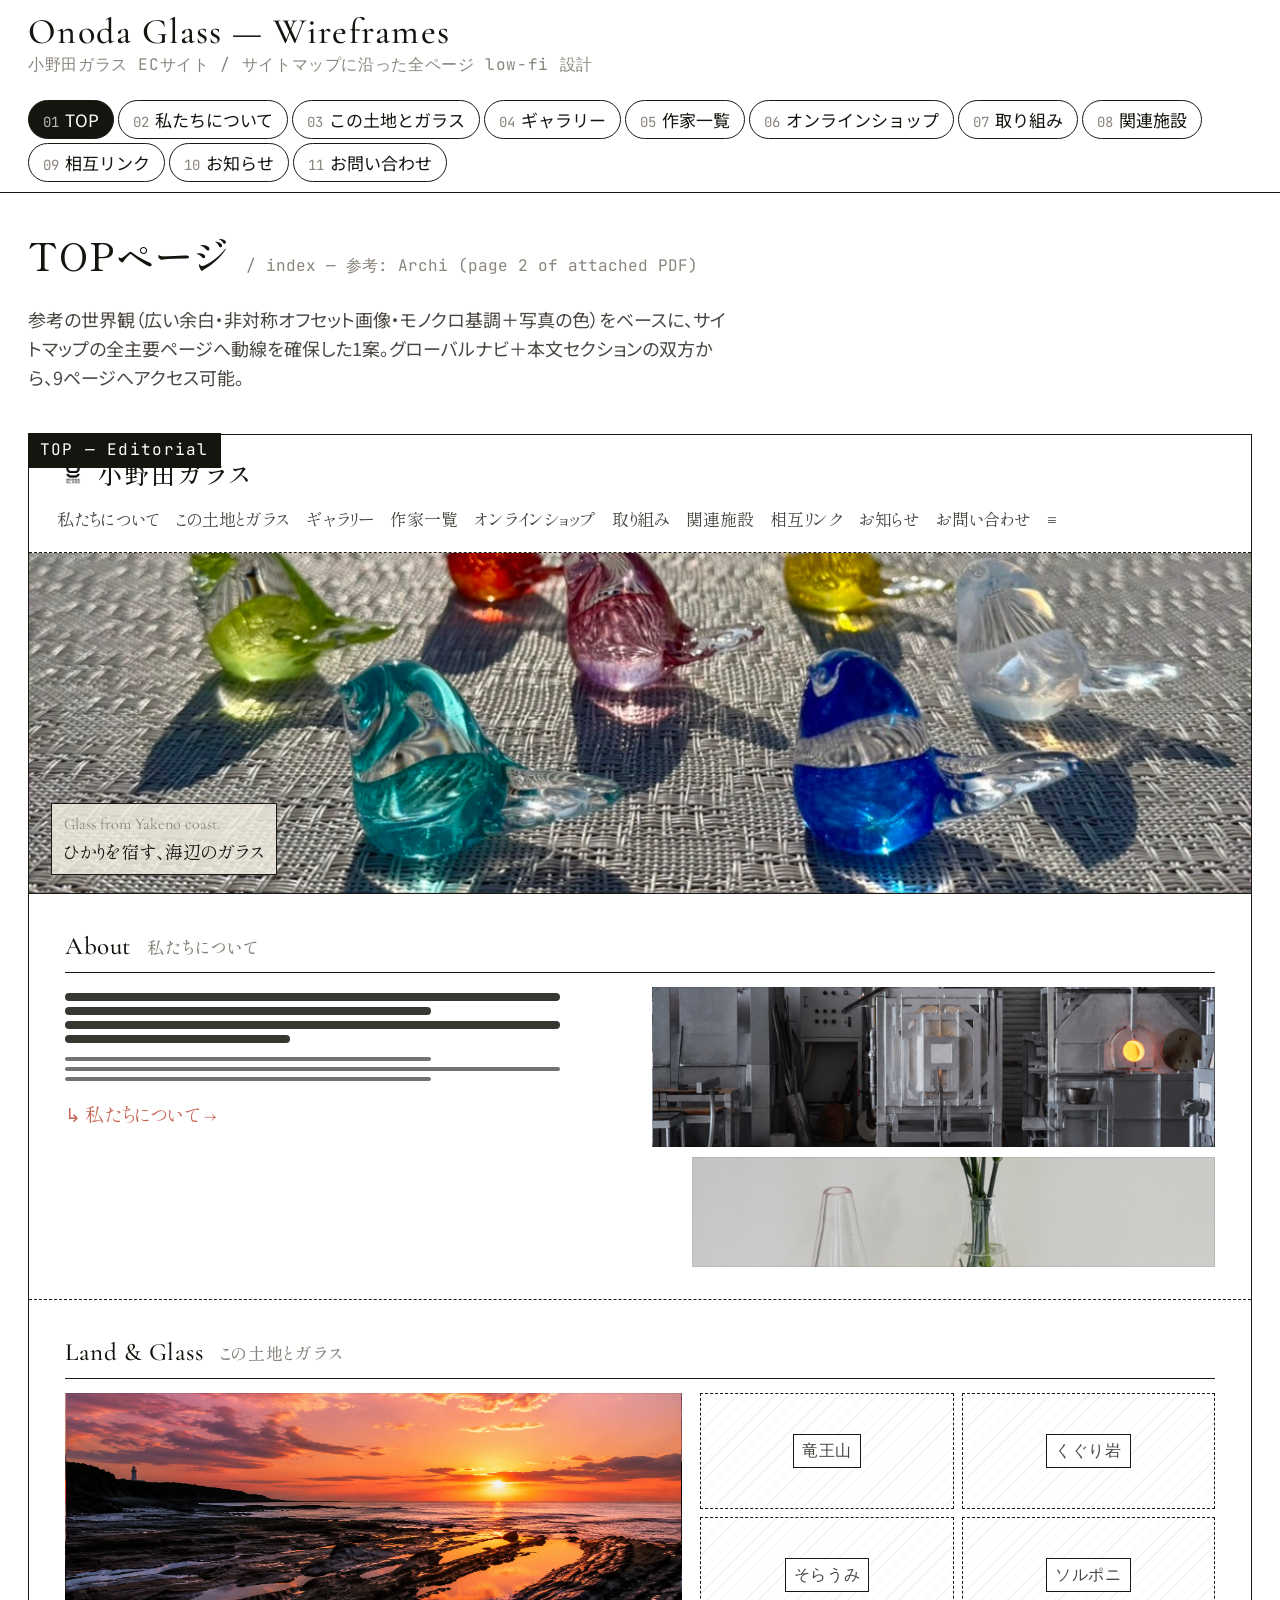
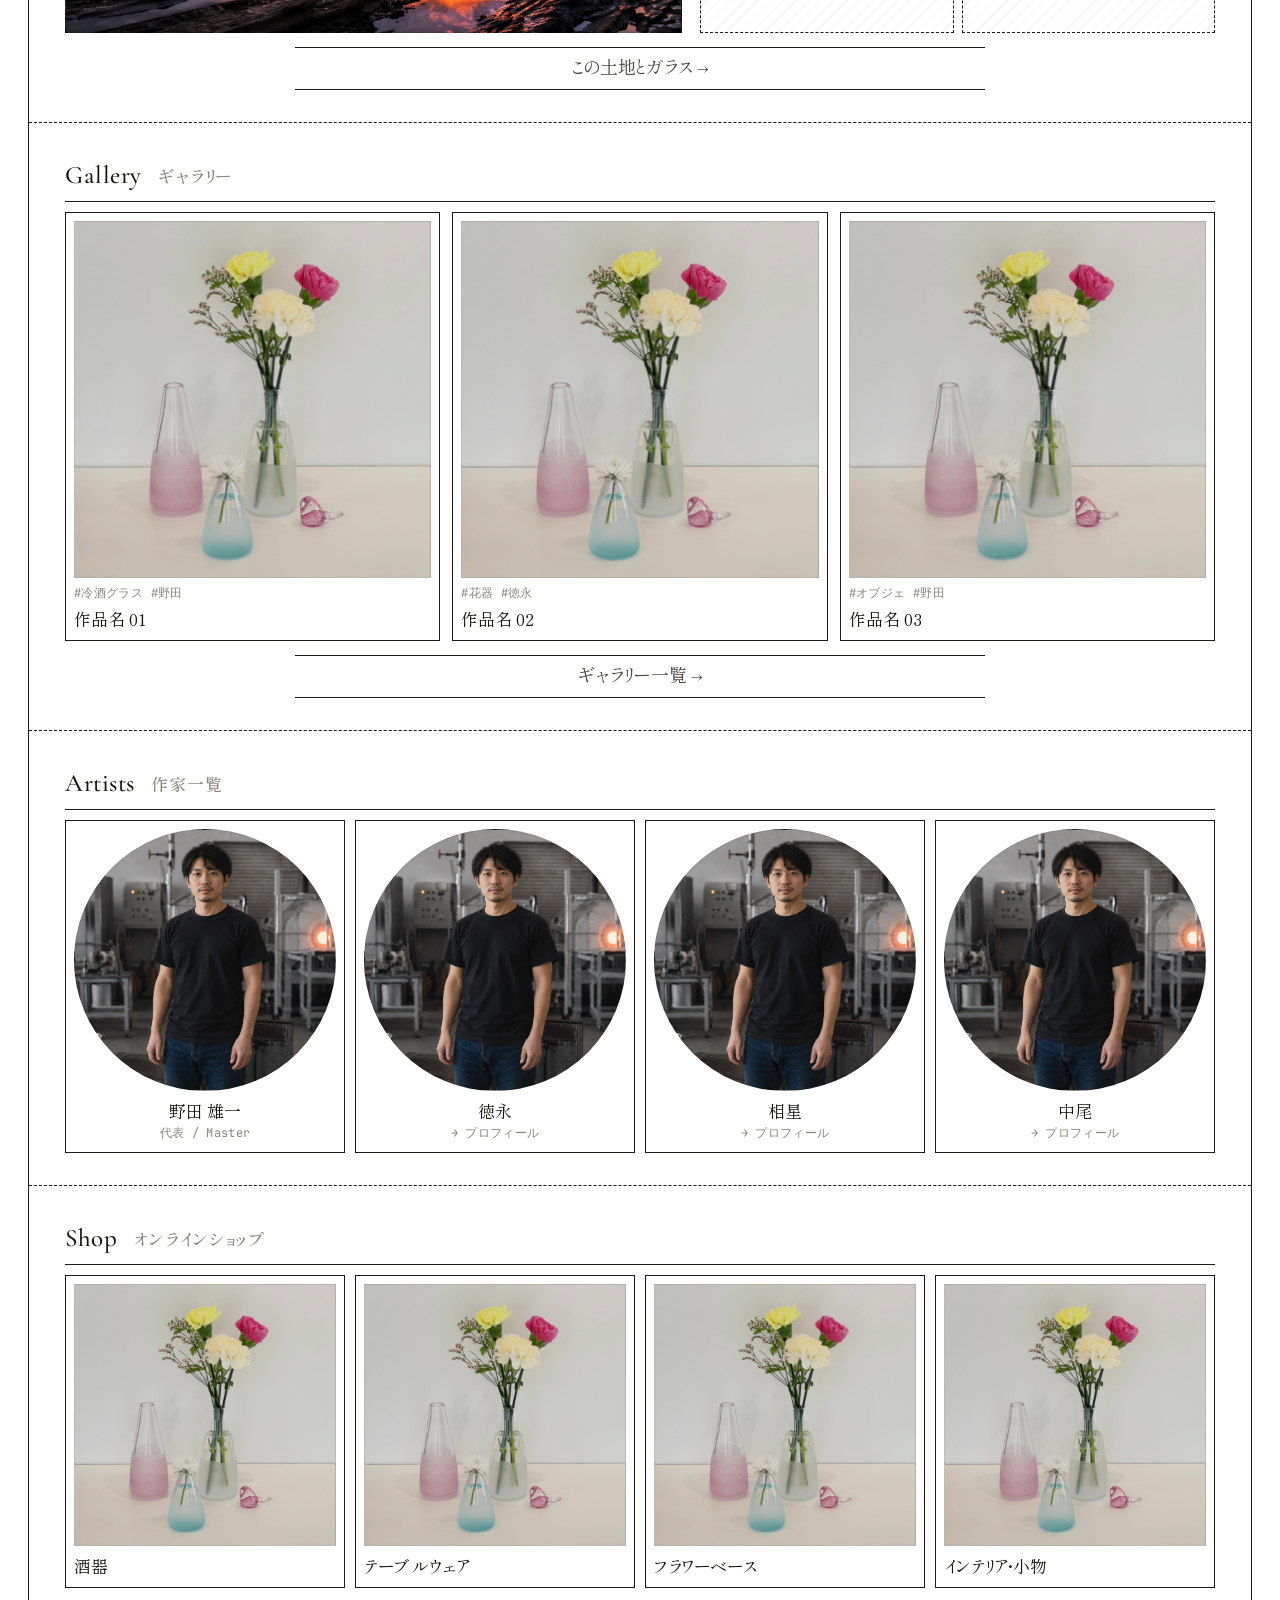
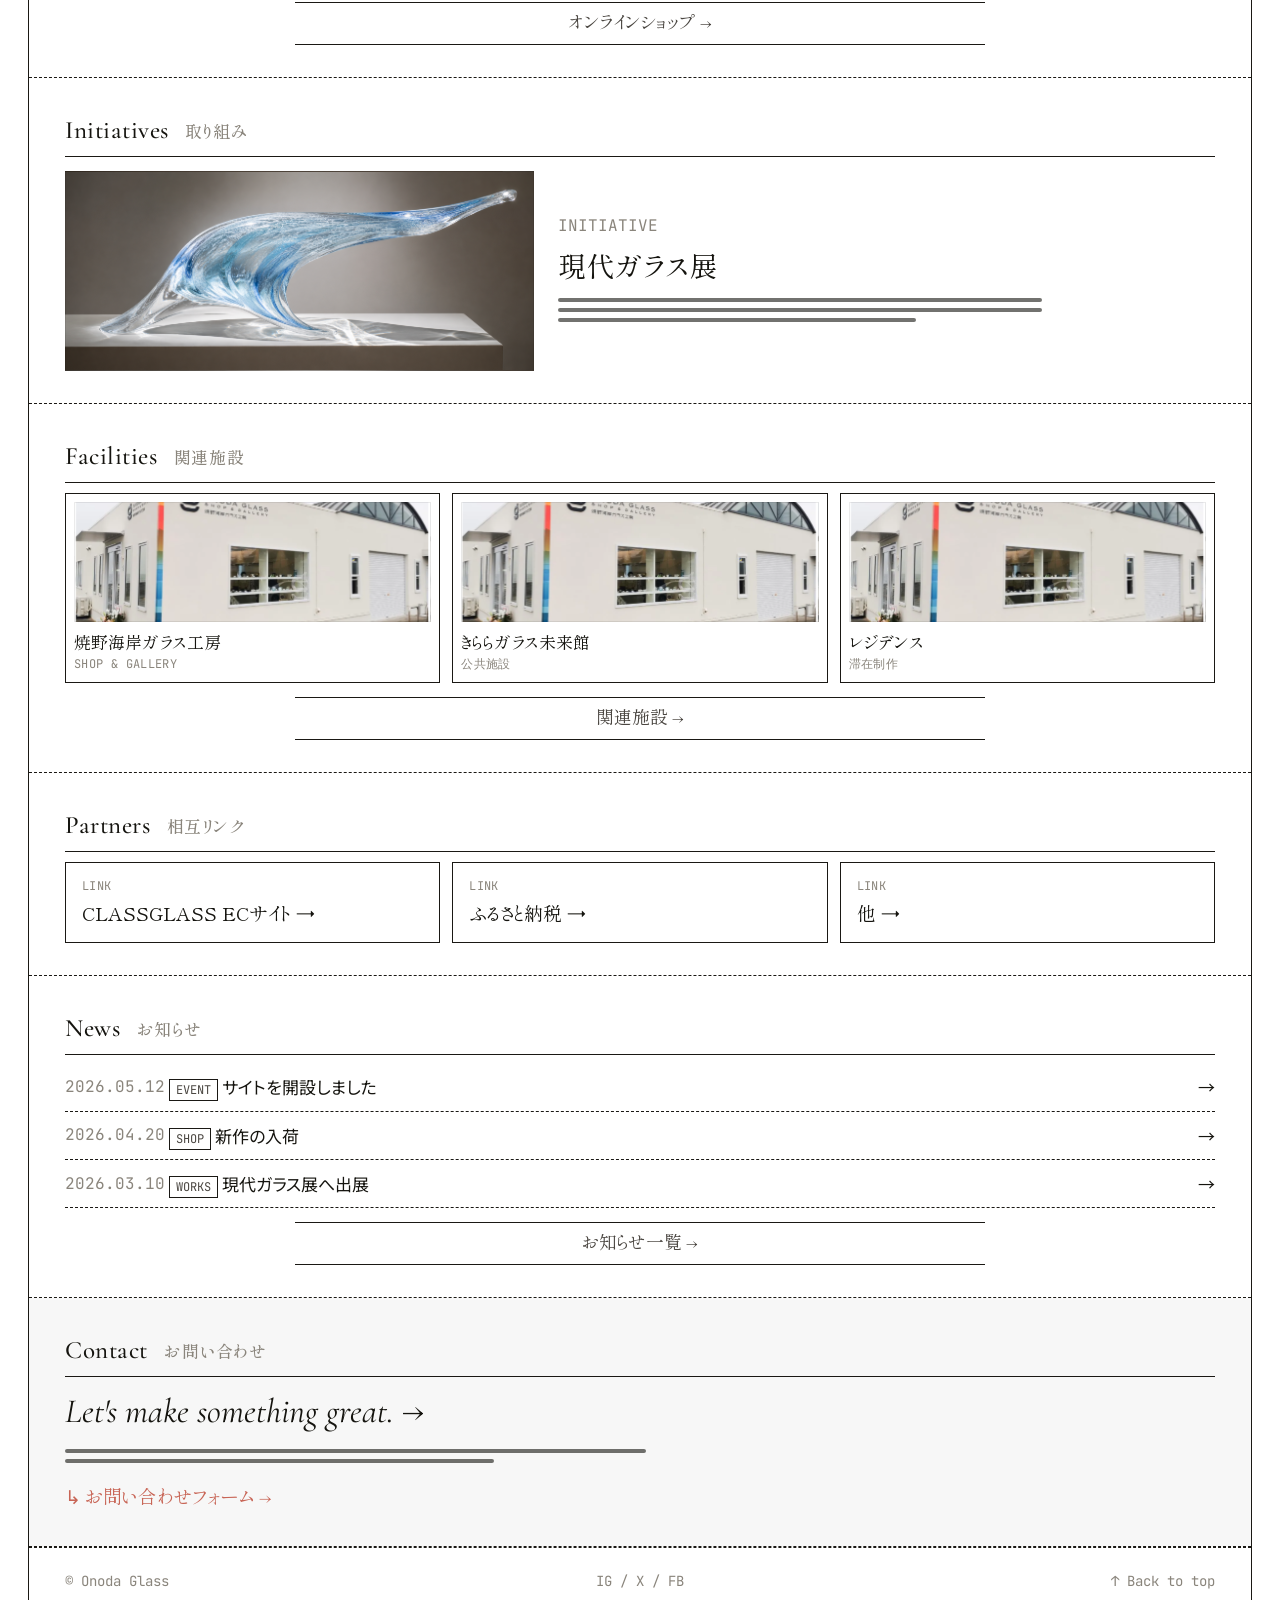
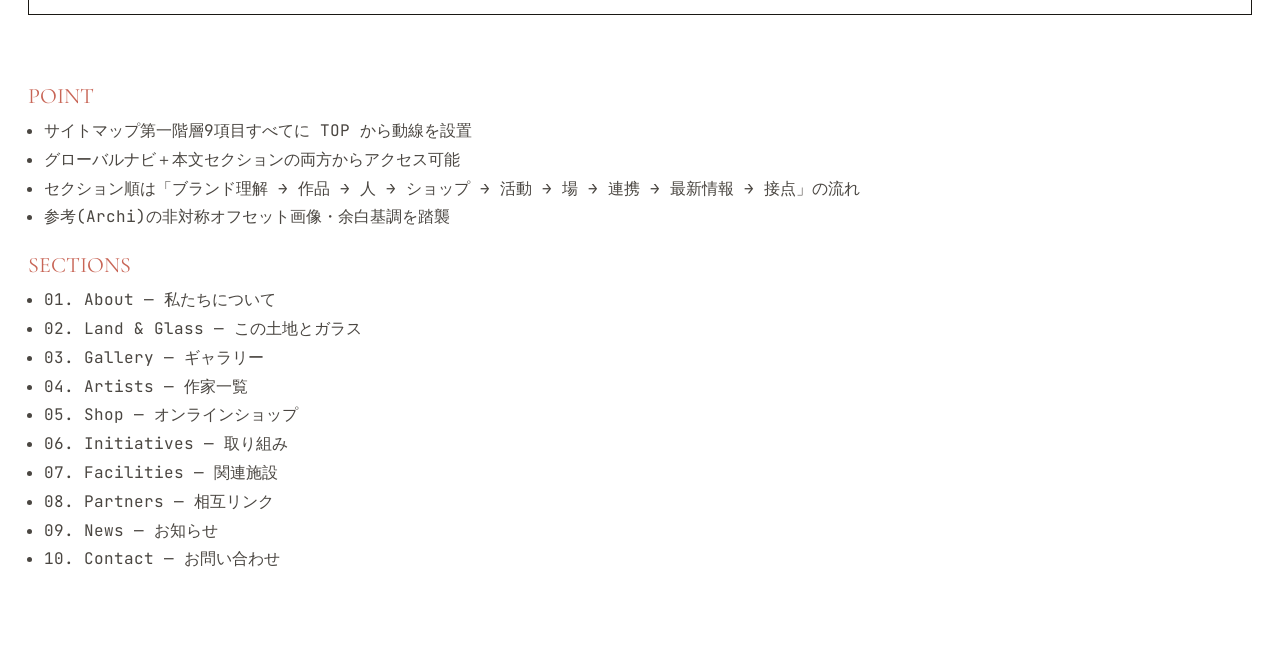
<file: index.html>
<!doctype html>
<html lang="ja">
<head>
<meta charset="utf-8">
<title>小野田ガラス Wireframes</title>
<meta name="viewport" content="width=1400">
<link rel="preconnect" href="https://fonts.googleapis.com">
<link rel="preconnect" href="https://fonts.gstatic.com" crossorigin>
<link href="https://fonts.googleapis.com/css2?family=Shippori+Mincho+B1:wght@400;500;600;700&family=Noto+Sans+JP:wght@300;400;500;700&family=Cormorant+Garamond:ital,wght@0,400;0,500;1,400&family=JetBrains+Mono:wght@400;500&display=swap" rel="stylesheet">
<link rel="stylesheet" href="styles.css">
</head>
<body data-sketch="1" data-accent="on">

<template id="__bundler_thumbnail" data-bg-color="#ffffff">
  <svg viewBox="0 0 120 84" xmlns="http://www.w3.org/2000/svg">
    <rect x="0" y="0" width="120" height="84" fill="#ffffff"/>
    <g fill="none" stroke="#15140f" stroke-width="1.4" stroke-linejoin="round" stroke-linecap="round">
      <path d="M48 18 L72 18 L70 40 Q60 50 50 40 Z"/>
      <line x1="60" y1="50" x2="60" y2="64"/>
      <line x1="50" y1="66" x2="70" y2="66"/>
    </g>
    <text x="60" y="78" text-anchor="middle"
          font-family="'Shippori Mincho B1', 'Yu Mincho', serif"
          font-size="6" fill="#15140f" letter-spacing="1">Onoda Glass</text>
  </svg>
</template>

<!-- ============================ TOP BAR =========================== -->
<header class="topbar">
  <div class="topbar__title">
    <div class="h">Onoda Glass — Wireframes</div>
    <div class="sub">小野田ガラス ECサイト / サイトマップに沿った全ページ low-fi 設計</div>
  </div>
  <nav class="tabs" role="tablist" id="tabs">
    <button class="tab" role="tab" data-target="top" aria-selected="true"><span class="num">01</span>TOP</button>
    <button class="tab" role="tab" data-target="about"><span class="num">02</span>私たちについて</button>
    <button class="tab" role="tab" data-target="land"><span class="num">03</span>この土地とガラス</button>
    <button class="tab" role="tab" data-target="gallery"><span class="num">04</span>ギャラリー</button>
    <button class="tab" role="tab" data-target="artist"><span class="num">05</span>作家一覧</button>
    <button class="tab" role="tab" data-target="shop"><span class="num">06</span>オンラインショップ</button>
    <button class="tab" role="tab" data-target="initiative"><span class="num">07</span>取り組み</button>
    <button class="tab" role="tab" data-target="facility"><span class="num">08</span>関連施設</button>
    <button class="tab" role="tab" data-target="partners"><span class="num">09</span>相互リンク</button>
    <button class="tab" role="tab" data-target="news"><span class="num">10</span>お知らせ</button>
    <button class="tab" role="tab" data-target="contact"><span class="num">11</span>お問い合わせ</button>
  </nav>
</header>

<!-- ============================ TOP ============================== -->
<section class="page" data-page="top" data-active="true" data-screen-label="01 TOP">
  <div class="page-header">
    <h1>TOPページ</h1>
    <span class="crumb">/ index — 参考: Archi (page 2 of attached PDF)</span>
    <p class="desc">参考の世界観（広い余白・非対称オフセット画像・モノクロ基調＋写真の色）をベースに、サイトマップの全主要ページへ動線を確保した1案。グローバルナビ＋本文セクションの双方から、9ページへアクセス可能。</p>
  </div>

  <div class="fullwire-wrap">
    <div class="fullwire">
      <div class="variation__tag">TOP — Editorial</div>

      <!-- ===== Global nav (full sitemap) ===== -->
      <div class="wire-nav" style="flex-wrap:wrap;gap:14px">
        <div class="brand"><img src="img/logo.jpg" alt="小野田ガラス">小野田ガラス</div>
        <ul style="flex-wrap:wrap;gap:10px 16px">
          <li>私たちについて</li>
          <li>この土地とガラス</li>
          <li>ギャラリー</li>
          <li>作家一覧</li>
          <li>オンラインショップ</li>
          <li>取り組み</li>
          <li>関連施設</li>
          <li>相互リンク</li>
          <li>お知らせ</li>
          <li>お問い合わせ</li>
          <li style="margin-left:auto">≡</li>
        </ul>
      </div>

      <!-- ===== HERO ===== -->
      <div class="wire-hero">
        <div class="ph has-img" style="min-height:340px;--ph-img:url('img/hero-bird.jpg');background-position:center 70%"><span class="lbl">[ HERO ]&#10;ガラスの作品写真（横長）&#10;or 焼野海岸の風景</span></div>
        <div class="overlay">
          <span class="en">Glass from Yakeno coast.</span>
          ひかりを宿す、海辺のガラス
        </div>
      </div>

      <!-- ===== 私たちについて ===== -->
      <div class="wire-section">
        <h3>About <span class="jp">私たちについて</span></h3>
        <div style="display:grid;grid-template-columns:1fr 1fr;gap:24px;margin-top:14px">
          <div class="lines">
            <div class="line long"></div>
            <div class="line med"></div>
            <div class="line long"></div>
            <div class="line short"></div>
            <div class="line thin med" style="margin-top:14px"></div>
            <div class="line thin long"></div>
            <div class="line thin med"></div>
            <div style="margin-top:14px" class="note">私たちについて →</div>
          </div>
          <div style="position:relative">
            <div class="ph has-img" style="min-height:160px;--ph-img:url('img/studio.png')"><span class="lbl">[ 工房の様子 ]</span></div>
            <div class="ph has-img" style="min-height:110px;margin-top:10px;margin-left:40px;--ph-img:url('img/sakuhin.jpg')"><span class="lbl">[ 作品の手元 ]</span></div>
          </div>
        </div>
      </div>

      <!-- ===== この土地とガラス ===== -->
      <div class="wire-section">
        <h3>Land &amp; Glass <span class="jp">この土地とガラス</span></h3>
        <div style="display:grid;grid-template-columns:1.2fr 1fr;gap:18px;margin-top:14px">
          <div class="ph has-img" style="min-height:240px;--ph-img:url('img/coast.png')"><span class="lbl">[ 焼野海岸の夕焼け ]</span></div>
          <div style="display:grid;grid-template-columns:1fr 1fr;gap:8px">
            <div class="ph"><span class="lbl">竜王山</span></div>
            <div class="ph"><span class="lbl">くぐり岩</span></div>
            <div class="ph"><span class="lbl">そらうみ</span></div>
            <div class="ph"><span class="lbl">ソルポニ</span></div>
          </div>
        </div>
        <div class="see-more">この土地とガラス →</div>
      </div>

      <!-- ===== ギャラリー ===== -->
      <div class="wire-section">
        <h3>Gallery <span class="jp">ギャラリー</span></h3>
        <div class="wire-grid-3" style="margin-top:10px">
          <div class="wire-card"><div class="ph has-img" style="aspect-ratio:1;--ph-img:url('img/sakuhin.jpg')"><span class="lbl">作品</span></div><div class="meta">#冷酒グラス  #野田</div><div class="ttl">作品名 01</div></div>
          <div class="wire-card"><div class="ph has-img" style="aspect-ratio:1;--ph-img:url('img/sakuhin.jpg')"><span class="lbl">作品</span></div><div class="meta">#花器  #徳永</div><div class="ttl">作品名 02</div></div>
          <div class="wire-card"><div class="ph has-img" style="aspect-ratio:1;--ph-img:url('img/sakuhin.jpg')"><span class="lbl">作品</span></div><div class="meta">#オブジェ  #野田</div><div class="ttl">作品名 03</div></div>
        </div>
        <div class="see-more">ギャラリー一覧 →</div>
      </div>

      <!-- ===== 作家一覧 ===== -->
      <div class="wire-section">
        <h3>Artists <span class="jp">作家一覧</span></h3>
        <div class="wire-grid-4" style="margin-top:10px">
          <div class="wire-card"><div class="ph ph--circle has-img" style="--ph-img:url('img/portrait-v2.png')"><span class="lbl">野田</span></div><div class="ttl" style="text-align:center">野田 雄一</div><div class="meta" style="text-align:center">代表 / Master</div></div>
          <div class="wire-card"><div class="ph ph--circle has-img" style="--ph-img:url('img/portrait-v2.png')"><span class="lbl">徳永</span></div><div class="ttl" style="text-align:center">徳永</div><div class="meta" style="text-align:center">→ プロフィール</div></div>
          <div class="wire-card"><div class="ph ph--circle has-img" style="--ph-img:url('img/portrait-v2.png')"><span class="lbl">相星</span></div><div class="ttl" style="text-align:center">相星</div><div class="meta" style="text-align:center">→ プロフィール</div></div>
          <div class="wire-card"><div class="ph ph--circle has-img" style="--ph-img:url('img/portrait-v2.png')"><span class="lbl">中尾</span></div><div class="ttl" style="text-align:center">中尾</div><div class="meta" style="text-align:center">→ プロフィール</div></div>
        </div>
      </div>

      <!-- ===== オンラインショップ ===== -->
      <div class="wire-section">
        <h3>Shop <span class="jp">オンラインショップ</span></h3>
        <div class="wire-grid-4" style="margin-top:10px">
          <div class="wire-card"><div class="ph has-img" style="aspect-ratio:1;--ph-img:url('img/sakuhin.jpg')"><span class="lbl">酒器</span></div><div class="ttl">酒器</div></div>
          <div class="wire-card"><div class="ph has-img" style="aspect-ratio:1;--ph-img:url('img/sakuhin.jpg')"><span class="lbl">テーブル</span></div><div class="ttl">テーブルウェア</div></div>
          <div class="wire-card"><div class="ph has-img" style="aspect-ratio:1;--ph-img:url('img/sakuhin.jpg')"><span class="lbl">花器</span></div><div class="ttl">フラワーベース</div></div>
          <div class="wire-card"><div class="ph has-img" style="aspect-ratio:1;--ph-img:url('img/sakuhin.jpg')"><span class="lbl">小物</span></div><div class="ttl">インテリア・小物</div></div>
        </div>
        <div class="see-more">オンラインショップ →</div>
      </div>

      <!-- ===== 取り組み ===== -->
      <div class="wire-section">
        <h3>Initiatives <span class="jp">取り組み</span></h3>
        <div style="display:grid;grid-template-columns:1fr 1.4fr;gap:24px;margin-top:14px;align-items:center">
          <div class="ph has-img" style="min-height:200px;--ph-img:url('img/exhibition.png')"><span class="lbl">[ 現代ガラス展 ]</span></div>
          <div>
            <div style="font-family:var(--mono);font-size:16px;color:var(--ink-3)">INITIATIVE</div>
            <div style="font-family:var(--jp-head);font-size:28px;margin-top:4px">現代ガラス展</div>
            <div class="lines" style="margin-top:10px;max-width:50ch">
              <div class="line thin long"></div>
              <div class="line thin long"></div>
              <div class="line thin med"></div>
            </div>
          </div>
        </div>
      </div>

      <!-- ===== 関連施設 ===== -->
      <div class="wire-section">
        <h3>Facilities <span class="jp">関連施設</span></h3>
        <div class="wire-grid-3" style="margin-top:10px">
          <div class="wire-card"><div class="ph has-img" style="min-height:120px;--ph-img:url('img/facility.png')"><span class="lbl">焼野海岸ガラス工房</span></div><div class="ttl">焼野海岸ガラス工房</div><div class="meta">SHOP &amp; GALLERY</div></div>
          <div class="wire-card"><div class="ph has-img" style="min-height:120px;--ph-img:url('img/facility.png')"><span class="lbl">きらら未来館</span></div><div class="ttl">きららガラス未来館</div><div class="meta">公共施設</div></div>
          <div class="wire-card"><div class="ph has-img" style="min-height:120px;--ph-img:url('img/facility.png')"><span class="lbl">レジデンス</span></div><div class="ttl">レジデンス</div><div class="meta">滞在制作</div></div>
        </div>
        <div class="see-more">関連施設 →</div>
      </div>

      <!-- ===== 相互リンク ===== -->
      <div class="wire-section">
        <h3>Partners <span class="jp">相互リンク</span></h3>
        <div class="wire-grid-3" style="margin-top:10px">
          <div class="wire-card" style="padding:14px 16px"><div class="meta">LINK</div><div class="ttl" style="font-size:19px;margin-top:2px">CLASSGLASS ECサイト  →</div></div>
          <div class="wire-card" style="padding:14px 16px"><div class="meta">LINK</div><div class="ttl" style="font-size:19px;margin-top:2px">ふるさと納税  →</div></div>
          <div class="wire-card" style="padding:14px 16px"><div class="meta">LINK</div><div class="ttl" style="font-size:19px;margin-top:2px">他  →</div></div>
        </div>
      </div>

      <!-- ===== お知らせ ===== -->
      <div class="wire-section">
        <h3>News <span class="jp">お知らせ</span></h3>
        <div class="news-row"><span class="date">2026.05.12</span><span><span class="cat">EVENT</span> サイトを開設しました</span><span>→</span></div>
        <div class="news-row"><span class="date">2026.04.20</span><span><span class="cat">SHOP</span> 新作の入荷</span><span>→</span></div>
        <div class="news-row"><span class="date">2026.03.10</span><span><span class="cat">WORKS</span> 現代ガラス展へ出展</span><span>→</span></div>
        <div class="see-more">お知らせ一覧 →</div>
      </div>

      <!-- ===== お問い合わせ ===== -->
      <div class="wire-section" style="background:rgba(0,0,0,0.03)">
        <h3>Contact <span class="jp">お問い合わせ</span></h3>
        <div style="font-family:var(--hand-en);font-size:34px;margin-top:8px;font-style:italic;color:var(--ink)">Let's make something great. →</div>
        <div class="lines" style="margin-top:10px;max-width:60ch">
          <div class="line thin long"></div>
          <div class="line thin med"></div>
        </div>
        <div class="note" style="margin-top:14px">お問い合わせフォーム →</div>
      </div>

      <div class="wire-footer">
        <span>© Onoda Glass</span>
        <span>IG / X / FB</span>
        <span>↑ Back to top</span>
      </div>
    </div>

    <aside class="rail">
      <h4>POINT</h4>
      <ul>
        <li>サイトマップ第一階層9項目すべてに TOP から動線を設置</li>
        <li>グローバルナビ＋本文セクションの両方からアクセス可能</li>
        <li>セクション順は「ブランド理解 → 作品 → 人 → ショップ → 活動 → 場 → 連携 → 最新情報 → 接点」の流れ</li>
        <li>参考(Archi)の非対称オフセット画像・余白基調を踏襲</li>
      </ul>
      <h4 style="margin-top:18px">SECTIONS</h4>
      <ul>
        <li>01. About — 私たちについて</li>
        <li>02. Land &amp; Glass — この土地とガラス</li>
        <li>03. Gallery — ギャラリー</li>
        <li>04. Artists — 作家一覧</li>
        <li>05. Shop — オンラインショップ</li>
        <li>06. Initiatives — 取り組み</li>
        <li>07. Facilities — 関連施設</li>
        <li>08. Partners — 相互リンク</li>
        <li>09. News — お知らせ</li>
        <li>10. Contact — お問い合わせ</li>
      </ul>
    </aside>
  </div>
</section>
<!-- ============================ ABOUT ============================ -->
<section class="page" data-page="about" data-screen-label="02 About">
  <div class="page-header">
    <h1>私たちについて</h1>
    <span class="crumb">/ about — 理念(MVV) / 沿革 / 住所</span>
    <p class="desc">3つの第二階層を1ページに収めるロングスクロール構成。MVV→沿革→所在地の順で、上から「考え」→「歴史」→「来訪情報」へ。</p>
  </div>

  <div class="fullwire-wrap">
    <div class="fullwire">
      <div class="variation__tag">ABOUT</div>
      <div class="wire-nav"><div class="brand"><img src="img/logo.jpg" alt="小野田ガラス">小野田ガラス</div><ul><li>Home</li><li>About</li><li>Gallery</li><li>Shop</li><li>≡</li></ul></div>

      <div class="wire-hero"><div class="ph has-img" style="min-height:200px;--ph-img:url('img/studio.png')"><span class="lbl">[ 工房の入口 or 集合写真 ]</span></div>
        <div class="overlay"><span class="en">About us.</span>私たちについて</div>
      </div>

      <div class="wire-section">
        <h3>MVV <span class="jp">理念</span></h3>
        <div style="display:grid;grid-template-columns:repeat(3,1fr);gap:18px;margin-top:14px">
          <div><div style="font-family:var(--hand-en);color:var(--accent);font-size:25px">Mission</div>
            <div class="lines"><div class="line long"></div><div class="line med"></div><div class="line thin long"></div><div class="line thin short"></div></div></div>
          <div><div style="font-family:var(--hand-en);color:var(--accent);font-size:25px">Vision</div>
            <div class="lines"><div class="line long"></div><div class="line med"></div><div class="line thin long"></div><div class="line thin short"></div></div></div>
          <div><div style="font-family:var(--hand-en);color:var(--accent);font-size:25px">Value</div>
            <div class="lines"><div class="line long"></div><div class="line med"></div><div class="line thin long"></div><div class="line thin short"></div></div></div>
        </div>
      </div>

      <div class="wire-section">
        <h3>沿革 <span class="jp">History</span></h3>
        <div style="display:grid;grid-template-columns:120px 1fr;gap:8px 16px;margin-top:10px;font-size:18px">
          <div class="meta" style="font-family:var(--mono);color:var(--ink-3)">19XX</div><div class="lines"><div class="line med"></div></div>
          <div class="meta" style="font-family:var(--mono);color:var(--ink-3)">20XX</div><div class="lines"><div class="line long"></div></div>
          <div class="meta" style="font-family:var(--mono);color:var(--ink-3)">20XX</div><div class="lines"><div class="line med"></div></div>
          <div class="meta" style="font-family:var(--mono);color:var(--ink-3)">20XX</div><div class="lines"><div class="line long"></div></div>
          <div class="meta" style="font-family:var(--mono);color:var(--ink-3)">2026</div><div class="lines"><div class="line short"></div></div>
        </div>
      </div>

      <div class="wire-section">
        <h3>所在地 <span class="jp">Access</span></h3>
        <div style="display:grid;grid-template-columns:1.2fr 1fr;gap:18px;margin-top:10px">
          <div style="min-height:200px;overflow:hidden;border:1px solid rgba(0,0,0,0.08)"><iframe src="https://www.google.com/maps?q=%E7%84%BC%E9%87%8E%E6%B5%B7%E5%B2%B8+%E5%B1%B1%E9%99%BD%E5%B0%8F%E9%87%8E%E7%94%B0&output=embed" style="width:100%;height:100%;min-height:200px;border:0" loading="lazy"></iframe></div>
          <div>
            <div style="font-family:var(--hand);font-size:19px">焼野海岸ガラス工房 shop &amp; gallery</div>
            <div class="lines" style="margin-top:8px">
              <div class="line thin long"></div>
              <div class="line thin med"></div>
              <div class="line thin long"></div>
            </div>
            <div style="margin-top:12px;font-family:var(--mono);font-size:16px;color:var(--ink-2)">
              ◯ 住所 / 〒XXX-XXXX 山陽小野田市…<br>
              ◯ 営業時間<br>
              ◯ 定休日<br>
              ◯ 電話 / メール
            </div>
          </div>
        </div>
      </div>

      <div class="wire-footer"><span>© Onoda Glass</span><span>IG · X · FB</span><span>↑</span></div>
    </div>

    <aside class="rail">
      <h4>POINT</h4>
      <ul>
        <li>1ページに第二階層3つを集約（MVV/沿革/住所）</li>
        <li>沿革はタイムライン縦並び。年号は monospace で揃える</li>
        <li>所在地は地図 + 営業情報を必ずワンセットに</li>
        <li>ヒーロー画像は工房の入口を推奨</li>
      </ul>
      <h4 style="margin-top:18px">CONTENT</h4>
      <ul>
        <li>MVV：Mission/Vision/Valueの3カラム or 縦並びを選択可</li>
        <li>沿革：5〜10件想定</li>
        <li>住所：マップは Google Maps 埋め込み</li>
      </ul>
    </aside>
  </div>
</section>

<!-- ============================ LAND ============================= -->
<section class="page" data-page="land" data-screen-label="03 Land">
  <div class="page-header">
    <h1>この土地とガラス</h1>
    <span class="crumb">/ land — 焼野海岸 / 山陽小野田市</span>
    <p class="desc">「周辺スポット」と「街の歴史」を分けて見せる。スポットはカード一覧→個別ページに遷移。歴史は読み物としてエディトリアル風に。</p>
  </div>

  <div class="fullwire-wrap">
    <div class="fullwire">
      <div class="variation__tag">LAND</div>
      <div class="wire-nav"><div class="brand"><img src="img/logo.jpg" alt="小野田ガラス">小野田ガラス</div><ul><li>Home</li><li>About</li><li>Gallery</li><li>Shop</li><li>≡</li></ul></div>

      <div class="wire-hero"><div class="ph has-img" style="min-height:260px;--ph-img:url('img/coast.png')"><span class="lbl">[ 焼野海岸 / 全面写真 ]</span></div>
        <div class="overlay"><span class="en">From Yakeno coast.</span>この土地とガラス</div>
      </div>

      <div class="wire-section">
        <h3>工房の周辺 <span class="jp">Around the workshop</span></h3>
        <div class="wire-grid-3" style="margin-top:14px">
          <div class="wire-card"><div class="ph has-img" style="--ph-img:url('img/michinoeki.png')"><span class="lbl">焼野海岸</span></div><div class="ttl">焼野海岸・夕焼け</div><div class="meta">SPOT 01</div></div>
          <div class="wire-card"><div class="ph has-img" style="--ph-img:url('img/michinoeki.png')"><span class="lbl">竜王山</span></div><div class="ttl">竜王山</div><div class="meta">SPOT 02</div></div>
          <div class="wire-card"><div class="ph has-img" style="--ph-img:url('img/michinoeki.png')"><span class="lbl">そらうみ</span></div><div class="ttl">そらうみ・海辺の駅</div><div class="meta">SPOT 03 / 野田先生の作品</div></div>
          <div class="wire-card"><div class="ph has-img" style="--ph-img:url('img/michinoeki.png')"><span class="lbl">花の海</span></div><div class="ttl">花の海 <span style="color:var(--accent);font-family:var(--hand-en);font-size:17px">(要検討)</span></div><div class="meta">SPOT 04</div></div>
          <div class="wire-card"><div class="ph has-img" style="--ph-img:url('img/michinoeki.png')"><span class="lbl">ソルポニ</span></div><div class="ttl">ソルポニエンテ</div><div class="meta">SPOT 05</div></div>
          <div class="wire-card"><div class="ph has-img" style="--ph-img:url('img/michinoeki.png')"><span class="lbl">くぐり岩</span></div><div class="ttl">くぐり岩</div><div class="meta">SPOT 06</div></div>
        </div>
      </div>

      <div class="wire-section">
        <h3>山陽小野田市 <span class="jp">セメント街とガラスの町・窯業</span></h3>
        <div style="display:grid;grid-template-columns:1fr 1fr;gap:18px;margin-top:14px">
          <div class="lines">
            <div class="line long"></div><div class="line long"></div><div class="line med"></div>
            <div class="line thin long" style="margin-top:10px"></div><div class="line thin long"></div><div class="line thin med"></div>
            <div class="line thin long" style="margin-top:10px"></div><div class="line thin short"></div>
          </div>
          <div>
            <div class="ph has-img" style="min-height:140px;--ph-img:url('img/cement.png')"><span class="lbl">[ 古い窯 / セメント工場 ]</span></div>
            <div class="ph has-img" style="min-height:80px;margin-top:10px;margin-left:30px;--ph-img:url('img/cement.png')"><span class="lbl">[ 街の風景 ]</span></div>
          </div>
        </div>
      </div>

      <div class="wire-footer"><span>© Onoda Glass</span><span>IG · X · FB</span><span>↑</span></div>
    </div>

    <aside class="rail">
      <h4>POINT</h4>
      <ul>
        <li>第二階層「周辺について」「山陽小野田市とは」を上下で分割</li>
        <li>スポット6つは均等カード。各カードは個別ページ（任意）</li>
        <li>「花の海」は要検討マーカー付き</li>
        <li>歴史パートはエディトリアル（テキスト+オフセット画像）</li>
      </ul>
    </aside>
  </div>
</section>

<!-- ============================ GALLERY ========================== -->
<section class="page" data-page="gallery" data-screen-label="04 Gallery">
  <div class="page-header">
    <h1>ギャラリー</h1>
    <span class="crumb">/ gallery — 焼野工房の作品 / 野田先生の作品 / セレクト作品</span>
    <p class="desc">サイトマップの第二階層に沿って3セクションを縦に並べる構成。「作家一覧」はギャラリーには含めず、別ページとして独立。</p>
  </div>

  <div class="fullwire-wrap">
    <div class="fullwire">
      <div class="variation__tag">GALLERY</div>
      <div class="wire-nav"><div class="brand"><img src="img/logo.jpg" alt="小野田ガラス">小野田ガラス</div><ul><li>Home</li><li>About</li><li>Gallery</li><li>作家一覧</li><li>Shop</li><li>≡</li></ul></div>

      <div class="wire-hero"><div class="ph has-img" style="min-height:200px;--ph-img:url('img/sakuhin.jpg')"><span class="lbl">[ 代表作の引きの写真 ]</span></div>
        <div class="overlay"><span class="en">Gallery.</span>作品一覧</div>
      </div>

      <!-- intro + anchor links -->
      <div class="wire-section">
        <div class="lines" style="max-width:60ch">
          <div class="line long"></div>
          <div class="line thin long"></div>
          <div class="line thin med"></div>
        </div>
        <div style="display:flex;gap:10px;flex-wrap:wrap;margin-top:14px;font-family:var(--mono);font-size:16px">
          <span style="color:var(--ink-3)">JUMP:</span>
          <span style="border:1px solid var(--rule);padding:4px 10px">↓ 焼野工房の作品</span>
          <span style="border:1px solid var(--rule);padding:4px 10px">↓ 野田先生の作品</span>
          <span style="border:1px solid var(--rule);padding:4px 10px">↓ セレクト作品</span>
        </div>
      </div>

      <!-- ===== 01 焼野工房の作品 ===== -->
      <div class="wire-section">
        <h3>焼野工房の作品 <span class="jp">Yakeno Studio Works</span></h3>
        <div class="lines" style="max-width:60ch;margin-top:6px">
          <div class="line thin long"></div>
          <div class="line thin med"></div>
        </div>
        <div class="wire-grid-4" style="margin-top:14px">
          <div class="wire-card"><div class="ph has-img" style="aspect-ratio:1;--ph-img:url('img/sakuhin.jpg')"><span class="lbl">作品</span></div><div class="meta">#冷酒グラス</div><div class="ttl">作品名 01</div></div>
          <div class="wire-card"><div class="ph has-img" style="aspect-ratio:1;--ph-img:url('img/sakuhin.jpg')"><span class="lbl">作品</span></div><div class="meta">#ロックグラス</div><div class="ttl">作品名 02</div></div>
          <div class="wire-card"><div class="ph has-img" style="aspect-ratio:1;--ph-img:url('img/sakuhin.jpg')"><span class="lbl">作品</span></div><div class="meta">#花器</div><div class="ttl">作品名 03</div></div>
          <div class="wire-card"><div class="ph has-img" style="aspect-ratio:1;--ph-img:url('img/sakuhin.jpg')"><span class="lbl">作品</span></div><div class="meta">#小鉢</div><div class="ttl">作品名 04</div></div>
        </div>
      </div>

      <!-- ===== 02 野田先生の作品 ===== -->
      <div class="wire-section">
        <h3>野田先生の作品 <span class="jp">Works by Yuichi Noda</span></h3>
        <div style="display:grid;grid-template-columns:1.1fr 2fr;gap:18px;margin-top:14px;align-items:start">
          <div>
            <div class="ph ph--circle has-img" style="width:120px;height:120px;min-height:auto;--ph-img:url('img/portrait-v2.png')"><span class="lbl">野田</span></div>
            <div style="font-family:var(--jp-head);font-size:22px;margin-top:8px">野田 雄一</div>
            <div style="font-family:var(--hand-en);font-size:18px;color:var(--accent);font-style:italic">Yuichi Noda</div>
            <div class="lines" style="margin-top:8px"><div class="line thin long"></div><div class="line thin med"></div></div>
            <div class="note" style="margin-top:10px">プロフィール →</div>
          </div>
          <div class="wire-grid-3">
            <div class="wire-card"><div class="ph has-img" style="aspect-ratio:1;--ph-img:url('img/sakuhin.jpg')"><span class="lbl">作品</span></div><div class="meta">#オブジェ</div><div class="ttl">作品名 01</div></div>
            <div class="wire-card"><div class="ph has-img" style="aspect-ratio:1;--ph-img:url('img/sakuhin.jpg')"><span class="lbl">作品</span></div><div class="meta">#グラス</div><div class="ttl">作品名 02</div></div>
            <div class="wire-card"><div class="ph has-img" style="aspect-ratio:1;--ph-img:url('img/sakuhin.jpg')"><span class="lbl">作品</span></div><div class="meta">#花器</div><div class="ttl">作品名 03</div></div>
          </div>
        </div>
      </div>

      <!-- ===== 03 セレクト作品 ===== -->
      <div class="wire-section">
        <h3>セレクト作品 <span class="jp">Selected — 全国・海外</span></h3>
        <div class="lines" style="max-width:60ch;margin-top:6px">
          <div class="line thin long"></div>
          <div class="line thin med"></div>
        </div>
        <div class="wire-grid-4" style="margin-top:14px">
          <div class="wire-card"><div class="ph has-img" style="aspect-ratio:1;--ph-img:url('img/sakuhin.jpg')"><span class="lbl">作品</span></div><div class="meta">#国内 #◯◯作家</div><div class="ttl">作品名 01</div></div>
          <div class="wire-card"><div class="ph has-img" style="aspect-ratio:1;--ph-img:url('img/sakuhin.jpg')"><span class="lbl">作品</span></div><div class="meta">#国内 #◯◯作家</div><div class="ttl">作品名 02</div></div>
          <div class="wire-card"><div class="ph has-img" style="aspect-ratio:1;--ph-img:url('img/sakuhin.jpg')"><span class="lbl">作品</span></div><div class="meta">#海外 #◯◯作家</div><div class="ttl">作品名 03</div></div>
          <div class="wire-card"><div class="ph has-img" style="aspect-ratio:1;--ph-img:url('img/sakuhin.jpg')"><span class="lbl">作品</span></div><div class="meta">#海外 #◯◯作家</div><div class="ttl">作品名 04</div></div>
        </div>
      </div>

      <div class="wire-footer"><span>© Onoda Glass</span><span>IG · X · FB</span><span>↑</span></div>
    </div>

    <aside class="rail">
      <h4>POINT</h4>
      <ul>
        <li>第二階層は 3 セクション固定（焼野工房 / 野田先生 / セレクト）</li>
        <li>作家一覧はギャラリー内に含めず、独立ページ「05 作家」へ</li>
        <li>各セクションに代表4〜6作品（一覧の入口）</li>
        <li>「野田先生」枠だけ作家プロフィールへの導線を併設</li>
      </ul>
      <h4 style="margin-top:18px">QUESTION</h4>
      <ul>
        <li>各作品クリック時：拡大モーダル or 個別ページ</li>
        <li>セレクト作品は購入可能 / 鑑賞のみ？</li>
      </ul>
    </aside>
  </div>
</section>

<!-- ============================ ARTIST =========================== -->
<section class="page" data-page="artist" data-screen-label="05 Artist">
  <div class="page-header">
    <h1>作家一覧</h1>
    <span class="crumb">/ artists — 野田雄一 / 徳永 / 相星</span>
    <p class="desc">作家3名を1ページに集約。個別の作家ページ（下層）は持たない。同じテンプレで「プロフィール / 受賞歴 / 代表作品」を縦に並べる。</p>
  </div>

  <div class="fullwire-wrap">
    <div class="fullwire">
      <div class="variation__tag">ARTISTS</div>
      <div class="wire-nav"><div class="brand"><img src="img/logo.jpg" alt="小野田ガラス">小野田ガラス</div><ul><li>Home</li><li>Gallery</li><li>作家一覧</li><li>Shop</li><li>≡</li></ul></div>

      <div class="wire-hero"><div class="ph has-img" style="min-height:200px;--ph-img:url('img/sakuhin.jpg')"><span class="lbl">[ 作家集合写真 or 工房での制作風景 ]</span></div>
        <div class="overlay"><span class="en">Our artists.</span>作家一覧</div>
      </div>

      <div class="wire-section">
        <div class="lines" style="max-width:60ch">
          <div class="line long"></div>
          <div class="line thin long"></div>
          <div class="line thin med"></div>
        </div>

        <!-- index jump -->
        <div style="display:flex;gap:10px;flex-wrap:wrap;margin-top:14px;font-family:var(--mono);font-size:16px">
          <span style="color:var(--ink-3)">JUMP:</span>
          <span style="border:1px solid var(--rule);padding:4px 10px">↓ 野田 雄一</span>
          <span style="border:1px solid var(--rule);padding:4px 10px">↓ 徳永</span>
          <span style="border:1px solid var(--rule);padding:4px 10px">↓ 相星</span>
          <span style="border:1px solid var(--rule);padding:4px 10px">↓ 中尾</span>
        </div>
      </div>

      <!-- ===== Artist 01: 野田 雄一 ===== -->
      <div class="wire-section">
        <div style="display:grid;grid-template-columns:240px 1fr;gap:28px;align-items:start">
          <div>
            <div class="ph has-img" style="aspect-ratio:1;min-height:auto;--ph-img:url('img/portrait-v2.png')"><span class="lbl">[ ポートレート ]</span></div>
            <div style="font-family:var(--mono);font-size:16px;color:var(--ink-3);margin-top:10px">ARTIST 01 / 代表</div>
            <div style="font-family:var(--jp-head);font-size:28px;margin-top:2px">野田 雄一</div>
            <div style="font-family:var(--hand-en);color:var(--accent);font-size:19px;font-style:italic">Yuichi Noda</div>
          </div>
          <div>

            <!-- プロフィール -->
            <div style="font-family:var(--hand-en);color:var(--accent);font-size:18px;font-style:italic;border-bottom:1px solid var(--rule);padding-bottom:4px">プロフィール — Profile</div>
            <div class="lines" style="margin-top:10px;max-width:55ch">
              <div class="line thin long"></div>
              <div class="line thin long"></div>
              <div class="line thin med"></div>
              <div class="line thin long" style="margin-top:8px"></div>
              <div class="line thin short"></div>
            </div>
            <div style="margin-top:14px;display:grid;grid-template-columns:90px 1fr;gap:6px 14px;font-family:var(--mono);font-size:16px;color:var(--ink-2)">
              <div style="color:var(--ink-3)">所属</div><div>—</div>
              <div style="color:var(--ink-3)">専門</div><div>—</div>
              <div style="color:var(--ink-3)">出身</div><div>—</div>
            </div>

            <!-- 受賞歴 -->
            <div style="margin-top:22px;font-family:var(--hand-en);color:var(--accent);font-size:18px;font-style:italic;border-bottom:1px solid var(--rule);padding-bottom:4px">受賞歴 — Awards</div>
            <div style="margin-top:10px;display:grid;grid-template-columns:100px 1fr;gap:6px 14px;font-family:var(--mono);font-size:16px;color:var(--ink-2)">
              <div style="color:var(--ink-3)">20XX</div><div>—</div>
              <div style="color:var(--ink-3)">20XX</div><div>—</div>
            </div>

            <!-- 代表作品 -->
            <div style="margin-top:22px;font-family:var(--hand-en);color:var(--accent);font-size:18px;font-style:italic;border-bottom:1px solid var(--rule);padding-bottom:4px">代表作品 — Selected works</div>
            <div class="wire-grid-4" style="margin-top:10px">
              <div class="wire-card" style="padding:6px"><div class="ph has-img" style="aspect-ratio:1;min-height:auto;--ph-img:url('img/sakuhin.jpg')"><span class="lbl">作品</span></div><div class="meta" style="margin-top:4px">作品名 / 20XX</div></div>
              <div class="wire-card" style="padding:6px"><div class="ph" style="aspect-ratio:1;min-height:auto"><span class="lbl">作品</span></div><div class="meta" style="margin-top:4px">作品名 / 20XX</div></div>
              <div class="wire-card" style="padding:6px"><div class="ph" style="aspect-ratio:1;min-height:auto"><span class="lbl">作品</span></div><div class="meta" style="margin-top:4px">作品名 / 20XX</div></div>
              <div class="wire-card" style="padding:6px"><div class="ph" style="aspect-ratio:1;min-height:auto"><span class="lbl">作品</span></div><div class="meta" style="margin-top:4px">作品名 / 20XX</div></div>
            </div>

          </div>
        </div>
      </div>

      <!-- ===== Artist 02: 徳永 ===== -->
      <div class="wire-section">
        <div style="display:grid;grid-template-columns:240px 1fr;gap:28px;align-items:start">
          <div>
            <div class="ph has-img" style="aspect-ratio:1;min-height:auto;--ph-img:url('img/portrait-v2.png')"><span class="lbl">[ ポートレート ]</span></div>
            <div style="font-family:var(--mono);font-size:16px;color:var(--ink-3);margin-top:10px">ARTIST 02</div>
            <div style="font-family:var(--jp-head);font-size:28px;margin-top:2px">徳永 <span style="font-size:16px;color:var(--accent);font-family:var(--mono)">(フルネーム要確認)</span></div>
            <div style="font-family:var(--hand-en);color:var(--accent);font-size:19px;font-style:italic">Tokunaga</div>
          </div>
          <div>

            <!-- プロフィール -->
            <div style="font-family:var(--hand-en);color:var(--accent);font-size:18px;font-style:italic;border-bottom:1px solid var(--rule);padding-bottom:4px">プロフィール — Profile</div>
            <div class="lines" style="margin-top:10px;max-width:55ch">
              <div class="line thin long"></div>
              <div class="line thin long"></div>
              <div class="line thin med"></div>
              <div class="line thin long" style="margin-top:8px"></div>
              <div class="line thin short"></div>
            </div>
            <div style="margin-top:14px;display:grid;grid-template-columns:90px 1fr;gap:6px 14px;font-family:var(--mono);font-size:16px;color:var(--ink-2)">
              <div style="color:var(--ink-3)">所属</div><div>—</div>
              <div style="color:var(--ink-3)">専門</div><div>—</div>
              <div style="color:var(--ink-3)">出身</div><div>—</div>
            </div>

            <!-- 受賞歴 -->
            <div style="margin-top:22px;font-family:var(--hand-en);color:var(--accent);font-size:18px;font-style:italic;border-bottom:1px solid var(--rule);padding-bottom:4px">受賞歴 — Awards</div>
            <div style="margin-top:10px;display:grid;grid-template-columns:100px 1fr;gap:6px 14px;font-family:var(--mono);font-size:16px;color:var(--ink-2)">
              <div style="color:var(--ink-3)">20XX</div><div>—</div>
              <div style="color:var(--ink-3)">20XX</div><div>—</div>
            </div>

            <!-- 代表作品 -->
            <div style="margin-top:22px;font-family:var(--hand-en);color:var(--accent);font-size:18px;font-style:italic;border-bottom:1px solid var(--rule);padding-bottom:4px">代表作品 — Selected works</div>
            <div class="wire-grid-4" style="margin-top:10px">
              <div class="wire-card" style="padding:6px"><div class="ph has-img" style="aspect-ratio:1;min-height:auto;--ph-img:url('img/sakuhin.jpg')"><span class="lbl">作品</span></div><div class="meta" style="margin-top:4px">作品名 / 20XX</div></div>
              <div class="wire-card" style="padding:6px"><div class="ph" style="aspect-ratio:1;min-height:auto"><span class="lbl">作品</span></div><div class="meta" style="margin-top:4px">作品名 / 20XX</div></div>
              <div class="wire-card" style="padding:6px"><div class="ph" style="aspect-ratio:1;min-height:auto"><span class="lbl">作品</span></div><div class="meta" style="margin-top:4px">作品名 / 20XX</div></div>
              <div class="wire-card" style="padding:6px"><div class="ph" style="aspect-ratio:1;min-height:auto"><span class="lbl">作品</span></div><div class="meta" style="margin-top:4px">作品名 / 20XX</div></div>
            </div>

          </div>
        </div>
      </div>

      <!-- ===== Artist 03: 相星 ===== -->
      <div class="wire-section">
        <div style="display:grid;grid-template-columns:240px 1fr;gap:28px;align-items:start">
          <div>
            <div class="ph has-img" style="aspect-ratio:1;min-height:auto;--ph-img:url('img/portrait-v2.png')"><span class="lbl">[ ポートレート ]</span></div>
            <div style="font-family:var(--mono);font-size:16px;color:var(--ink-3);margin-top:10px">ARTIST 03</div>
            <div style="font-family:var(--jp-head);font-size:28px;margin-top:2px">相星 <span style="font-size:16px;color:var(--accent);font-family:var(--mono)">(フルネーム要確認)</span></div>
            <div style="font-family:var(--hand-en);color:var(--accent);font-size:19px;font-style:italic">Aiboshi</div>
          </div>
          <div>

            <!-- プロフィール -->
            <div style="font-family:var(--hand-en);color:var(--accent);font-size:18px;font-style:italic;border-bottom:1px solid var(--rule);padding-bottom:4px">プロフィール — Profile</div>
            <div class="lines" style="margin-top:10px;max-width:55ch">
              <div class="line thin long"></div>
              <div class="line thin long"></div>
              <div class="line thin med"></div>
              <div class="line thin long" style="margin-top:8px"></div>
              <div class="line thin short"></div>
            </div>
            <div style="margin-top:14px;display:grid;grid-template-columns:90px 1fr;gap:6px 14px;font-family:var(--mono);font-size:16px;color:var(--ink-2)">
              <div style="color:var(--ink-3)">所属</div><div>—</div>
              <div style="color:var(--ink-3)">専門</div><div>—</div>
              <div style="color:var(--ink-3)">出身</div><div>—</div>
            </div>

            <!-- 受賞歴 -->
            <div style="margin-top:22px;font-family:var(--hand-en);color:var(--accent);font-size:18px;font-style:italic;border-bottom:1px solid var(--rule);padding-bottom:4px">受賞歴 — Awards</div>
            <div style="margin-top:10px;display:grid;grid-template-columns:100px 1fr;gap:6px 14px;font-family:var(--mono);font-size:16px;color:var(--ink-2)">
              <div style="color:var(--ink-3)">20XX</div><div>—</div>
              <div style="color:var(--ink-3)">20XX</div><div>—</div>
            </div>

            <!-- 代表作品 -->
            <div style="margin-top:22px;font-family:var(--hand-en);color:var(--accent);font-size:18px;font-style:italic;border-bottom:1px solid var(--rule);padding-bottom:4px">代表作品 — Selected works</div>
            <div class="wire-grid-4" style="margin-top:10px">
              <div class="wire-card" style="padding:6px"><div class="ph has-img" style="aspect-ratio:1;min-height:auto;--ph-img:url('img/sakuhin.jpg')"><span class="lbl">作品</span></div><div class="meta" style="margin-top:4px">作品名 / 20XX</div></div>
              <div class="wire-card" style="padding:6px"><div class="ph" style="aspect-ratio:1;min-height:auto"><span class="lbl">作品</span></div><div class="meta" style="margin-top:4px">作品名 / 20XX</div></div>
              <div class="wire-card" style="padding:6px"><div class="ph" style="aspect-ratio:1;min-height:auto"><span class="lbl">作品</span></div><div class="meta" style="margin-top:4px">作品名 / 20XX</div></div>
              <div class="wire-card" style="padding:6px"><div class="ph" style="aspect-ratio:1;min-height:auto"><span class="lbl">作品</span></div><div class="meta" style="margin-top:4px">作品名 / 20XX</div></div>
            </div>

          </div>
        </div>
      </div>

      <!-- ===== Artist 04: 中尾 ===== -->
      <div class="wire-section">
        <div style="display:grid;grid-template-columns:240px 1fr;gap:28px;align-items:start">
          <div>
            <div class="ph has-img" style="aspect-ratio:1;min-height:auto;--ph-img:url('img/portrait-v2.png')"><span class="lbl">[ ポートレート ]</span></div>
            <div style="font-family:var(--mono);font-size:16px;color:var(--ink-3);margin-top:10px">ARTIST 04</div>
            <div style="font-family:var(--jp-head);font-size:28px;margin-top:2px">中尾 <span style="font-size:16px;color:var(--accent);font-family:var(--mono)">(フルネーム要確認)</span></div>
            <div style="font-family:var(--hand-en);color:var(--accent);font-size:19px;font-style:italic">Nakao</div>
          </div>
          <div>
            <!-- プロフィール -->
            <div style="font-family:var(--hand-en);color:var(--accent);font-size:18px;font-style:italic;border-bottom:1px solid var(--rule);padding-bottom:4px">プロフィール — Profile</div>
            <div class="lines" style="margin-top:10px;max-width:55ch">
              <div class="line thin long"></div>
              <div class="line thin long"></div>
              <div class="line thin med"></div>
              <div class="line thin long" style="margin-top:8px"></div>
              <div class="line thin short"></div>
            </div>
            <div style="margin-top:14px;display:grid;grid-template-columns:90px 1fr;gap:6px 14px;font-family:var(--mono);font-size:16px;color:var(--ink-2)">
              <div style="color:var(--ink-3)">所属</div><div>—</div>
              <div style="color:var(--ink-3)">専門</div><div>—</div>
              <div style="color:var(--ink-3)">出身</div><div>—</div>
            </div>
            <!-- 受賞歴 -->
            <div style="margin-top:22px;font-family:var(--hand-en);color:var(--accent);font-size:18px;font-style:italic;border-bottom:1px solid var(--rule);padding-bottom:4px">受賞歴 — Awards</div>
            <div style="margin-top:10px;display:grid;grid-template-columns:100px 1fr;gap:6px 14px;font-family:var(--mono);font-size:16px;color:var(--ink-2)">
              <div style="color:var(--ink-3)">20XX</div><div>—</div>
              <div style="color:var(--ink-3)">20XX</div><div>—</div>
            </div>
            <!-- 代表作品 -->
            <div style="margin-top:22px;font-family:var(--hand-en);color:var(--accent);font-size:18px;font-style:italic;border-bottom:1px solid var(--rule);padding-bottom:4px">代表作品 — Selected works</div>
            <div class="wire-grid-4" style="margin-top:10px">
              <div class="wire-card" style="padding:6px"><div class="ph has-img" style="aspect-ratio:1;min-height:auto;--ph-img:url('img/sakuhin.jpg')"><span class="lbl">作品</span></div><div class="meta" style="margin-top:4px">作品名 / 20XX</div></div>
              <div class="wire-card" style="padding:6px"><div class="ph" style="aspect-ratio:1;min-height:auto"><span class="lbl">作品</span></div><div class="meta" style="margin-top:4px">作品名 / 20XX</div></div>
              <div class="wire-card" style="padding:6px"><div class="ph" style="aspect-ratio:1;min-height:auto"><span class="lbl">作品</span></div><div class="meta" style="margin-top:4px">作品名 / 20XX</div></div>
              <div class="wire-card" style="padding:6px"><div class="ph" style="aspect-ratio:1;min-height:auto"><span class="lbl">作品</span></div><div class="meta" style="margin-top:4px">作品名 / 20XX</div></div>
            </div>
          </div>
        </div>
      </div>

      <div class="wire-footer"><span>© Onoda Glass</span><span>IG · X · FB</span><span>↑</span></div>
    </div>

    <aside class="rail">
      <h4>POINT</h4>
      <ul>
        <li>下層なし。4名を 1 ページに集約</li>
        <li>各作家：ポートレート（左）／プロフィール＋メタ＋代表作（右）の同型構造</li>
        <li>ページ冒頭にジャンプリンクで各作家へ即移動</li>
        <li>野田先生のみ「代表」表記で区別</li>
      </ul>
      <h4 style="margin-top:18px">SITEMAP TODO</h4>
      <ul>
        <li>徳永 / 相星さんのフルネーム未確定</li>
        <li>各作家のプロフィール文・代表作の選定</li>
      </ul>
    </aside>
  </div>
</section>

<!-- ============================ SHOP ============================= -->
<section class="page" data-page="shop" data-screen-label="06 Shop">
  <div class="page-header">
    <h1>オンラインショップ</h1>
    <span class="crumb">/ shop — 酒器 / テーブル / 花器 / インテリア / アクセサリー</span>
    <p class="desc">EC本体。左サイドにカテゴリ＋サブカテゴリ（サイトマップ通り）、右にグリッド。商品詳細ページのワイヤーも下部に。</p>
  </div>

  <div class="fullwire-wrap">
    <div class="fullwire">
      <div class="variation__tag">SHOP — LIST</div>
      <div class="wire-nav"><div class="brand"><img src="img/logo.jpg" alt="小野田ガラス">小野田ガラス</div><ul><li>Home</li><li>Gallery</li><li>Shop</li><li>🛒 (2)</li><li>≡</li></ul></div>

      <div class="wire-hero"><div class="ph has-img" style="min-height:140px;--ph-img:url('img/sakuhin.jpg')"><span class="lbl">[ カテゴリビジュアル ]</span></div>
        <div class="overlay"><span class="en">Shop.</span>オンラインショップ</div>
      </div>

      <div class="wire-section" style="padding:24px 28px">
        <div style="display:grid;grid-template-columns:200px 1fr;gap:24px">
          <!-- side filter -->
          <aside style="font-size:17px">
            <div style="font-family:var(--hand-en);font-size:22px;border-bottom:1px solid var(--rule);padding-bottom:4px;margin-bottom:6px">Category</div>
            <ul style="list-style:none;padding:0;margin:0;line-height:1.9">
              <li><b>酒器</b><ul style="list-style:none;padding-left:10px;color:var(--ink-2);font-size:16px">
                <li>冷酒グラス（ぐい呑）</li><li>ロックグラス</li><li>ワイングラス</li><li>脚付グラス</li>
                <li>蕎麦猪口</li><li>片口</li><li>デキャンタ</li></ul></li>
              <li><b>テーブルウェア</b><ul style="list-style:none;padding-left:10px;color:var(--ink-2);font-size:16px">
                <li>グラス / 皿 / 平鉢 / 小鉢</li><li>コンポート皿 / 蓋物 / 茶碗</li>
                <li>箸置き / カトラリーレスト / 醤油さし</li></ul></li>
              <li><b>フラワーベース</b><ul style="list-style:none;padding-left:10px;color:var(--ink-2);font-size:16px">
                <li>花器</li><li>一輪挿し</li></ul></li>
              <li><b>インテリア・オブジェ</b><ul style="list-style:none;padding-left:10px;color:var(--ink-2);font-size:16px">
                <li>オブジェ / オーナメント</li><li>ペーパーウェイト / 風鈴 / キャンドルホルダー</li></ul></li>
              <li><b>アクセサリー</b><ul style="list-style:none;padding-left:10px;color:var(--ink-2);font-size:16px">
                <li>ピアス / ネックレス / ペンダント</li><li>ブローチ / チョーカー</li></ul></li>
            </ul>
            <div style="margin-top:14px;border-top:1px dashed var(--rule);padding-top:10px">
              <div style="font-family:var(--hand-en);font-size:22px;border-bottom:1px solid var(--rule);padding-bottom:4px;margin-bottom:6px">Artist</div>
              <ul style="list-style:none;padding:0;color:var(--ink-2)">
                <li>□ 野田 雄一</li><li>□ 徳永</li><li>□ 相星</li>
              </ul>
            </div>
          </aside>

          <div>
            <div style="display:flex;justify-content:space-between;align-items:center;margin-bottom:10px;font-family:var(--mono);font-size:16px;color:var(--ink-3)">
              <span>酒器 &gt; すべて / 24件</span>
              <span>並び替え: 新着 ▼</span>
            </div>
            <div class="wire-grid-4">
              <div class="wire-card"><div class="ph has-img" style="aspect-ratio:1;--ph-img:url('img/sakuhin.jpg')"><span class="lbl">商品</span></div><div class="ttl">冷酒グラス・蒼</div><div class="meta">¥ 12,000</div></div>
              <div class="wire-card"><div class="ph has-img" style="aspect-ratio:1;--ph-img:url('img/sakuhin.jpg')"><span class="lbl">商品</span></div><div class="ttl">ロックグラス・霧</div><div class="meta">¥ 9,800</div></div>
              <div class="wire-card"><div class="ph has-img" style="aspect-ratio:1;--ph-img:url('img/sakuhin.jpg')"><span class="lbl">商品</span></div><div class="ttl">ワイングラス</div><div class="meta">¥ 14,000</div></div>
              <div class="wire-card"><div class="ph has-img" style="aspect-ratio:1;--ph-img:url('img/sakuhin.jpg')"><span class="lbl">商品</span></div><div class="ttl">片口・小</div><div class="meta">¥ 6,600</div></div>
              <div class="wire-card"><div class="ph has-img" style="aspect-ratio:1;--ph-img:url('img/sakuhin.jpg')"><span class="lbl">商品</span></div><div class="ttl">ぐい呑・凪</div><div class="meta">¥ 5,800</div></div>
              <div class="wire-card"><div class="ph has-img" style="aspect-ratio:1;--ph-img:url('img/sakuhin.jpg')"><span class="lbl">商品</span></div><div class="ttl">蕎麦猪口</div><div class="meta">¥ 4,400</div></div>
              <div class="wire-card"><div class="ph has-img" style="aspect-ratio:1;--ph-img:url('img/sakuhin.jpg')"><span class="lbl">商品</span></div><div class="ttl">デキャンタ</div><div class="meta">¥ 22,000</div></div>
              <div class="wire-card"><div class="ph has-img" style="aspect-ratio:1;--ph-img:url('img/sakuhin.jpg')"><span class="lbl">商品</span></div><div class="ttl">脚付グラス</div><div class="meta">¥ 11,000</div></div>
            </div>
            <div style="text-align:center;margin-top:14px;font-family:var(--mono);font-size:16px">‹ 1  2  3  ›</div>
          </div>
        </div>
      </div>

      <div class="wire-footer"><span>© Onoda Glass</span><span>IG · X · FB</span><span>↑</span></div>
    </div>

    <aside class="rail">
      <h4>POINT</h4>
      <ul>
        <li>左サイドにサイトマップ通り 5カテゴリ × サブカテゴリ全展開</li>
        <li>Artistフィルター（4人）併設</li>
        <li>商品グリッドは 4列。正方形画像で統一</li>
        <li>カゴアイコンに件数バッジ</li>
      </ul>
      <h4 style="margin-top:18px">EC機能</h4>
      <ul>
        <li>カート / 決済 → 外部 (Shopify / STORES / ベース?)</li>
        <li>在庫管理の方法 要確認</li>
        <li>送料・配送ポリシーをフッターに常設</li>
      </ul>
    </aside>
  </div>

  <!-- product detail -->
  <div class="fullwire-wrap" style="margin-top:32px">
    <div class="fullwire">
      <div class="variation__tag">SHOP — DETAIL</div>
      <div class="wire-nav"><div class="brand"><img src="img/logo.jpg" alt="小野田ガラス">小野田ガラス</div><ul><li>Home</li><li>Shop</li><li>🛒 (3)</li><li>≡</li></ul></div>

      <div class="wire-section" style="padding:28px 32px">
        <div style="font-family:var(--mono);font-size:16px;color:var(--ink-3);margin-bottom:10px">Shop &gt; 酒器 &gt; 冷酒グラス &gt; 蒼</div>
        <div style="display:grid;grid-template-columns:1.2fr 1fr;gap:28px">
          <div>
            <div class="ph has-img" style="aspect-ratio:1;min-height:auto;--ph-img:url('img/sakuhin.jpg')"><span class="lbl">[ メイン画像 ]</span></div>
            <div class="wire-grid-4" style="margin-top:10px">
              <div class="ph" style="aspect-ratio:1;min-height:auto"><span class="lbl">図2</span></div>
              <div class="ph" style="aspect-ratio:1;min-height:auto"><span class="lbl">図3</span></div>
              <div class="ph" style="aspect-ratio:1;min-height:auto"><span class="lbl">使用例</span></div>
              <div class="ph" style="aspect-ratio:1;min-height:auto"><span class="lbl">寸法図</span></div>
            </div>
          </div>
          <div>
            <div style="font-family:var(--hand-en);font-size:17px;color:var(--ink-3)">Yuichi Noda · 野田雄一</div>
            <div style="font-family:var(--hand);font-size:34px;margin-top:4px">冷酒グラス「蒼」</div>
            <div style="font-family:var(--hand);font-size:25px;margin-top:14px;color:var(--accent)">¥ 12,000 <span style="font-size:16px;color:var(--ink-3);font-family:var(--mono);margin-left:6px">税込 / 送料別</span></div>

            <div class="lines" style="margin-top:18px">
              <div class="line thin long"></div><div class="line thin long"></div><div class="line thin med"></div>
            </div>

            <div style="margin-top:18px;display:grid;grid-template-columns:90px 1fr;gap:6px 12px;font-family:var(--mono);font-size:16px;color:var(--ink-2)">
              <div style="color:var(--ink-3)">サイズ</div><div>H ◯◯ × ⌀ ◯◯ mm</div>
              <div style="color:var(--ink-3)">素材</div><div>吹きガラス</div>
              <div style="color:var(--ink-3)">作家</div><div>野田 雄一</div>
              <div style="color:var(--ink-3)">納期</div><div>1〜2週間</div>
            </div>

            <div style="margin-top:20px;display:flex;gap:10px;align-items:center">
              <div style="border:1px solid var(--rule);padding:6px 10px;font-family:var(--mono)">− 1 +</div>
              <div style="flex:1;border:1.5px solid var(--rule);background:var(--ink);color:var(--paper);text-align:center;padding:10px;font-family:var(--hand-en);font-size:22px">Add to Cart</div>
            </div>
            <div style="margin-top:8px;text-align:center;font-family:var(--hand-en);font-size:18px;color:var(--ink-2);border-bottom:1px solid var(--rule);padding-bottom:6px">♡ お気に入りに追加</div>
          </div>
        </div>
      </div>

      <div class="wire-section">
        <h3>関連商品</h3>
        <div class="wire-grid-4" style="margin-top:10px">
          <div class="wire-card"><div class="ph"><span class="lbl">商品</span></div><div class="ttl">作品名</div><div class="meta">¥ —</div></div>
          <div class="wire-card"><div class="ph"><span class="lbl">商品</span></div><div class="ttl">作品名</div><div class="meta">¥ —</div></div>
          <div class="wire-card"><div class="ph"><span class="lbl">商品</span></div><div class="ttl">作品名</div><div class="meta">¥ —</div></div>
          <div class="wire-card"><div class="ph"><span class="lbl">商品</span></div><div class="ttl">作品名</div><div class="meta">¥ —</div></div>
        </div>
      </div>

      <div class="wire-footer"><span>© Onoda Glass</span><span>IG · X · FB</span><span>↑</span></div>
    </div>

    <aside class="rail">
      <h4>DETAIL POINT</h4>
      <ul>
        <li>左：メイン＋サムネ4枚（使用例・寸法図推奨）</li>
        <li>右：作家名→商品名→価格の順で視線誘導</li>
        <li>カート追加ボタンは唯一の太いCTA</li>
        <li>関連商品で回遊</li>
      </ul>
    </aside>
  </div>
</section>

<!-- ============================ INITIATIVE ======================= -->
<section class="page" data-page="initiative" data-screen-label="07 Initiative">
  <div class="page-header">
    <h1>取り組み</h1>
    <span class="crumb">/ initiatives — 現代ガラス展</span>
    <p class="desc">下層ページは持たず、1ページ完結で取り組み内容を伝える。</p>
  </div>

  <div class="fullwire-wrap">
    <div class="fullwire">
      <div class="variation__tag">INITIATIVES</div>
      <div class="wire-nav"><div class="brand"><img src="img/logo.jpg" alt="小野田ガラス">小野田ガラス</div><ul><li>Home</li><li>About</li><li>取り組み</li><li>≡</li></ul></div>

      <div class="wire-hero"><div class="ph" style="min-height:200px"><span class="lbl">[ 取り組みの象徴写真 ]</span></div>
        <div class="overlay"><span class="en">Our initiatives.</span>取り組み</div>
      </div>

      <div class="wire-section">
        <div class="lines" style="max-width:60ch">
          <div class="line long"></div><div class="line med"></div>
          <div class="line thin long"></div><div class="line thin long"></div>
          <div class="line thin med"></div>
        </div>
      </div>

      <!-- ===== 現代ガラス展 ===== -->
      <div class="wire-section">
        <h3>現代ガラス展 <span class="jp">Contemporary Glass Exhibition</span></h3>
        <div style="display:grid;grid-template-columns:1.1fr 1fr;gap:24px;margin-top:14px;align-items:start">
          <div>
            <div class="lines" style="max-width:55ch">
              <div class="line long"></div>
              <div class="line med"></div>
              <div class="line thin long"></div>
              <div class="line thin long"></div>
              <div class="line thin med"></div>
              <div class="line thin long" style="margin-top:10px"></div>
              <div class="line thin long"></div>
              <div class="line thin short"></div>
            </div>

            <!-- 開催実績タイムライン -->
            <div style="margin-top:24px">
              <div style="font-family:var(--hand-en);color:var(--accent);font-size:19px;font-style:italic;border-bottom:1px solid var(--rule);padding-bottom:4px">開催実績</div>
              <div style="display:grid;grid-template-columns:100px 1fr;gap:6px 14px;margin-top:10px;font-family:var(--mono);font-size:16px;color:var(--ink-2)">
                <div style="color:var(--ink-3)">20XX</div><div>第◯回 現代ガラス展 ◯◯</div>
                <div style="color:var(--ink-3)">20XX</div><div>第◯回 現代ガラス展 ◯◯</div>
                <div style="color:var(--ink-3)">20XX</div><div>第◯回 現代ガラス展 ◯◯</div>
              </div>
            </div>
          </div>

          <div>
            <div class="ph" style="min-height:240px"><span class="lbl">[ 展示風景 ]</span></div>
            <div class="ph" style="min-height:120px;margin-top:10px;margin-left:30px"><span class="lbl">[ 出展作品 ]</span></div>
          </div>
        </div>
      </div>

      <div class="wire-footer"><span>© Onoda Glass</span><span>IG · X · FB</span><span>↑</span></div>
    </div>

    <aside class="rail">
      <h4>POINT</h4>
      <ul>
        <li>下層ページなし。1ページで完結</li>
        <li>「富山ガラスとの連携」は今回スコープ外として削除</li>
        <li>過去の開催実績はタイムラインで列挙</li>
        <li>「詳しく見る」CTAは不要</li>
      </ul>
    </aside>
  </div>
</section>

<!-- ============================ FACILITY ========================= -->
<section class="page" data-page="facility" data-screen-label="08 Facility">
  <div class="page-header">
    <h1>関連施設</h1>
    <span class="crumb">/ facilities — 焼野海岸工房 / きららガラス未来館 / レジデンス</span>
    <p class="desc">3施設の概要カードを並べる索引ページ。各施設の詳細項目（店長挨拶／施設概要／基本情報など）は個別の詳細ページに分離し、ここではタイトル＋短文＋画像＋"詳細を見る" リンクのみ。「相互リンク」は別ページとして独立。</p>
  </div>

  <div class="fullwire-wrap">
    <div class="fullwire">
      <div class="variation__tag">FACILITY</div>
      <div class="wire-nav"><div class="brand"><img src="img/logo.jpg" alt="小野田ガラス">小野田ガラス</div><ul><li>Home</li><li>関連施設</li><li>相互リンク</li><li>Shop</li><li>≡</li></ul></div>

      <div class="wire-hero"><div class="ph" style="min-height:200px"><span class="lbl">[ 焼野工房の外観 ]</span></div>
        <div class="overlay"><span class="en">Facilities.</span>関連施設</div>
      </div>

      <div class="wire-section">
        <div class="lines" style="max-width:60ch">
          <div class="line long"></div>
          <div class="line thin long"></div>
          <div class="line thin med"></div>
        </div>
      </div>

      <!-- ===== 01 焼野海岸ガラス工房 ===== -->
      <div class="wire-section">
        <div style="display:grid;grid-template-columns:1fr 1.2fr;gap:24px;align-items:center">
          <div class="ph" style="min-height:240px"><span class="lbl">[ 焼野海岸ガラス工房 ]</span></div>
          <div>
            <div style="font-family:var(--mono);font-size:16px;color:var(--ink-3)">FACILITY 01</div>
            <div style="font-family:var(--jp-head);font-size:30px;margin-top:4px">焼野海岸ガラス工房</div>
            <div style="font-family:var(--hand-en);color:var(--accent);font-size:19px;font-style:italic;margin-top:2px">SHOP &amp; GALLERY</div>
            <div class="lines" style="margin-top:14px;max-width:50ch">
              <div class="line thin long"></div>
              <div class="line thin long"></div>
              <div class="line thin med"></div>
            </div>
            <div style="margin-top:18px;display:inline-block;border:1px solid var(--rule);padding:8px 16px;font-family:var(--hand-en);font-size:19px">詳細を見る  →</div>
            <div style="margin-top:10px;font-family:var(--mono);font-size:14px;color:var(--ink-3)">→ 店長挨拶 / 工房設備 / 制作内容 / 訪問のご案内</div>
          </div>
        </div>
      </div>

      <!-- ===== 02 きららガラス未来館 ===== -->
      <div class="wire-section">
        <div style="display:grid;grid-template-columns:1.2fr 1fr;gap:24px;align-items:center">
          <div>
            <div style="font-family:var(--mono);font-size:16px;color:var(--ink-3)">FACILITY 02</div>
            <div style="font-family:var(--jp-head);font-size:30px;margin-top:4px">きららガラス未来館</div>
            <div style="font-family:var(--hand-en);color:var(--accent);font-size:19px;font-style:italic;margin-top:2px">Kirara Glass Museum</div>
            <div class="lines" style="margin-top:14px;max-width:50ch">
              <div class="line thin long"></div>
              <div class="line thin long"></div>
              <div class="line thin med"></div>
            </div>
            <div style="margin-top:18px;display:inline-block;border:1px solid var(--rule);padding:8px 16px;font-family:var(--hand-en);font-size:19px">詳細を見る  →</div>
            <div style="margin-top:10px;font-family:var(--mono);font-size:14px;color:var(--ink-3)">→ 施設概要 / 小野田ガラスとのかかわり / 基本情報</div>
          </div>
          <div class="ph" style="min-height:240px"><span class="lbl">[ きらら未来館 ]</span></div>
        </div>
      </div>

      <!-- ===== 03 レジデンス ===== -->
      <div class="wire-section">
        <div style="display:grid;grid-template-columns:1fr 1.2fr;gap:24px;align-items:center">
          <div class="ph" style="min-height:240px"><span class="lbl">[ レジデンス ]</span></div>
          <div>
            <div style="font-family:var(--mono);font-size:16px;color:var(--ink-3)">FACILITY 03</div>
            <div style="font-family:var(--jp-head);font-size:30px;margin-top:4px">レジデンス</div>
            <div style="font-family:var(--hand-en);color:var(--accent);font-size:19px;font-style:italic;margin-top:2px">Artist in Residence</div>
            <div class="lines" style="margin-top:14px;max-width:50ch">
              <div class="line thin long"></div>
              <div class="line thin long"></div>
              <div class="line thin med"></div>
            </div>
            <div style="margin-top:18px;display:inline-block;border:1px solid var(--rule);padding:8px 16px;font-family:var(--hand-en);font-size:19px">詳細を見る  →</div>
            <div style="margin-top:10px;font-family:var(--mono);font-size:14px;color:var(--ink-3)">→ 施設概要 / 小野田ガラスとのかかわり / 基本情報</div>
          </div>
        </div>
      </div>

      <div class="wire-footer"><span>© Onoda Glass</span><span>IG · X · FB</span><span>↑</span></div>
    </div>

    <aside class="rail">
      <h4>POINT</h4>
      <ul>
        <li>このページは「索引」。各施設の本文項目は詳細ページに分離</li>
        <li>3施設は左右交互のオフセットでリズム</li>
        <li>各カードは: 画像 / カテゴリ番号 / 名称 / 短文 / 「詳細を見る」CTA / 詳細ページに含む項目の予告</li>
        <li>「相互リンク」は独立ページへ移動（次のタブ）</li>
      </ul>
      <h4 style="margin-top:18px">詳細ページ構造</h4>
      <ul>
        <li>焼野工房: 店長挨拶 / 工房設備・窯 / 制作内容 / 訪問案内</li>
        <li>きらら未来館: 施設概要 / かかわり / 基本情報</li>
        <li>レジデンス: 施設概要 / かかわり / 基本情報</li>
      </ul>
    </aside>
  </div>
</section>

<!-- ============================ PARTNERS ========================= -->
<section class="page" data-page="partners" data-screen-label="09 Partners">
  <div class="page-header">
    <h1>相互リンク</h1>
    <span class="crumb">/ partners — CLASSGLASS ECサイト / ふるさと納税 / 他</span>
    <p class="desc">提携先・関連リンク集の独立ページ。サイトマップ上では「関連施設」と並ぶ第一階層として扱う。</p>
  </div>

  <div class="fullwire-wrap">
    <div class="fullwire">
      <div class="variation__tag">PARTNERS</div>
      <div class="wire-nav"><div class="brand"><img src="img/logo.jpg" alt="小野田ガラス">小野田ガラス</div><ul><li>Home</li><li>関連施設</li><li>相互リンク</li><li>Shop</li><li>≡</li></ul></div>

      <div class="wire-hero"><div class="ph" style="min-height:140px"><span class="lbl">[ ヘッダー帯 / 別サイトを示すビジュアル ]</span></div>
        <div class="overlay"><span class="en">Partners.</span>相互リンク</div>
      </div>

      <div class="wire-section">
        <div class="lines" style="max-width:60ch">
          <div class="line long"></div>
          <div class="line thin long"></div>
          <div class="line thin med"></div>
        </div>
      </div>

      <!-- partner cards -->
      <div class="wire-section">
        <h3>関連サイト <span class="jp">Related sites</span></h3>
        <div style="display:grid;grid-template-columns:1fr;gap:16px;margin-top:14px">

          <a style="border:1px solid var(--rule);padding:0;display:grid;grid-template-columns:200px 1fr auto;gap:18px;align-items:center;text-decoration:none;color:inherit">
            <div class="ph" style="min-height:120px;margin:0"><span class="lbl">CLASSGLASS</span></div>
            <div style="padding:14px 0">
              <div style="font-family:var(--mono);font-size:14px;color:var(--ink-3)">PARTNER 01 / EXTERNAL</div>
              <div style="font-family:var(--jp-head);font-size:25px;margin-top:2px">CLASSGLASS ECサイト</div>
              <div class="lines" style="margin-top:6px;max-width:50ch"><div class="line thin long"></div><div class="line thin med"></div></div>
            </div>
            <div style="padding:14px 18px;font-family:var(--hand-en);font-size:19px;color:var(--accent);font-style:italic">外部サイトへ ↗</div>
          </a>

          <a style="border:1px solid var(--rule);padding:0;display:grid;grid-template-columns:200px 1fr auto;gap:18px;align-items:center;text-decoration:none;color:inherit">
            <div class="ph" style="min-height:120px;margin:0"><span class="lbl">ふるさと納税</span></div>
            <div style="padding:14px 0">
              <div style="font-family:var(--mono);font-size:14px;color:var(--ink-3)">PARTNER 02 / EXTERNAL</div>
              <div style="font-family:var(--jp-head);font-size:25px;margin-top:2px">ふるさと納税</div>
              <div class="lines" style="margin-top:6px;max-width:50ch"><div class="line thin long"></div><div class="line thin med"></div></div>
            </div>
            <div style="padding:14px 18px;font-family:var(--hand-en);font-size:19px;color:var(--accent);font-style:italic">外部サイトへ ↗</div>
          </a>

          <a style="border:1px solid var(--rule);padding:0;display:grid;grid-template-columns:200px 1fr auto;gap:18px;align-items:center;text-decoration:none;color:inherit">
            <div class="ph" style="min-height:120px;margin:0"><span class="lbl">他</span></div>
            <div style="padding:14px 0">
              <div style="font-family:var(--mono);font-size:14px;color:var(--ink-3)">PARTNER 03 / EXTERNAL</div>
              <div style="font-family:var(--jp-head);font-size:25px;margin-top:2px">他</div>
              <div class="lines" style="margin-top:6px;max-width:50ch"><div class="line thin long"></div><div class="line thin med"></div></div>
            </div>
            <div style="padding:14px 18px;font-family:var(--hand-en);font-size:19px;color:var(--accent);font-style:italic">外部サイトへ ↗</div>
          </a>

        </div>
      </div>

      <div class="wire-footer"><span>© Onoda Glass</span><span>IG · X · FB</span><span>↑</span></div>
    </div>

    <aside class="rail">
      <h4>POINT</h4>
      <ul>
        <li>関連施設とは独立した第一階層ページ</li>
        <li>各リンクは外部サイト遷移（target=_blank 推奨）</li>
        <li>画像 + 名称 + 短文 + 外部リンクアイコンの横長カード</li>
        <li>項目追加で縦に伸ばせるレイアウト</li>
      </ul>
      <h4 style="margin-top:18px">QUESTION</h4>
      <ul>
        <li>「他」の具体的なリンク先（追加項目を確認）</li>
        <li>各サイトのスクリーンショット / ロゴの掲載可否</li>
      </ul>
    </aside>
  </div>
</section>

<!-- ============================ NEWS ============================= -->
<section class="page" data-page="news" data-screen-label="09 News">
  <div class="page-header">
    <h1>お知らせ</h1>
    <span class="crumb">/ news — 一覧 + 詳細</span>
    <p class="desc">カテゴリでフィルタできる時系列リスト。詳細記事ページは右下に。</p>
  </div>

  <div class="fullwire-wrap">
    <div class="fullwire">
      <div class="variation__tag">NEWS — LIST</div>
      <div class="wire-nav"><div class="brand"><img src="img/logo.jpg" alt="小野田ガラス">小野田ガラス</div><ul><li>Home</li><li>About</li><li>News</li><li>Shop</li><li>≡</li></ul></div>

      <div class="wire-hero" style="min-height:120px"><div class="ph" style="min-height:120px"><span class="lbl">[ ヘッダー帯 ]</span></div>
        <div class="overlay"><span class="en">News.</span>お知らせ</div>
      </div>

      <div class="wire-section">
        <div style="display:flex;gap:8px;flex-wrap:wrap;margin-bottom:14px;font-size:17px">
          <span style="border:1px solid var(--rule);padding:4px 10px;background:var(--ink);color:var(--paper)">すべて</span>
          <span style="border:1px solid var(--rule);padding:4px 10px">EVENT</span>
          <span style="border:1px solid var(--rule);padding:4px 10px">SHOP</span>
          <span style="border:1px solid var(--rule);padding:4px 10px">WORKS</span>
          <span style="border:1px solid var(--rule);padding:4px 10px">MEDIA</span>
        </div>

        <div class="news-row"><span class="date">2026.05.12</span><span><span class="cat">EVENT</span> サイトをリニューアルしました</span><span>→</span></div>
        <div class="news-row"><span class="date">2026.04.20</span><span><span class="cat">SHOP</span> 春の新作 入荷のお知らせ</span><span>→</span></div>
        <div class="news-row"><span class="date">2026.03.18</span><span><span class="cat">WORKS</span> 現代ガラス展 出展のご報告</span><span>→</span></div>
        <div class="news-row"><span class="date">2026.02.10</span><span><span class="cat">MEDIA</span> 山口新聞に掲載されました</span><span>→</span></div>
        <div class="news-row"><span class="date">2026.01.04</span><span><span class="cat">SHOP</span> 営業再開のお知らせ</span><span>→</span></div>
        <div class="news-row"><span class="date">2025.12.20</span><span><span class="cat">EVENT</span> 年末年始の営業について</span><span>→</span></div>

        <div style="text-align:center;margin-top:14px;font-family:var(--mono);font-size:16px">‹ 1  2  3  4  ›</div>
      </div>

      <div class="wire-footer"><span>© Onoda Glass</span><span>IG · X · FB</span><span>↑</span></div>
    </div>

    <aside class="rail">
      <h4>POINT</h4>
      <ul>
        <li>カテゴリは4種想定（運用しやすい数）</li>
        <li>記事詳細はシンプルな縦組み（次ページ参照）</li>
        <li>TOP最新3件と連動</li>
      </ul>
    </aside>
  </div>
</section>

<!-- ============================ CONTACT ========================== -->
<section class="page" data-page="contact" data-screen-label="10 Contact">
  <div class="page-header">
    <h1>お問い合わせ</h1>
    <span class="crumb">/ contact — フォーム / プライバシーポリシー</span>
    <p class="desc">フォーム＋住所＋プライバシーポリシーへの動線。送信完了ページも別途。</p>
  </div>

  <div class="fullwire-wrap">
    <div class="fullwire">
      <div class="variation__tag">CONTACT</div>
      <div class="wire-nav"><div class="brand"><img src="img/logo.jpg" alt="小野田ガラス">小野田ガラス</div><ul><li>Home</li><li>About</li><li>Contact</li><li>≡</li></ul></div>

      <div class="wire-hero" style="min-height:140px"><div class="ph" style="min-height:140px"><span class="lbl">[ ヘッダー ]</span></div>
        <div class="overlay"><span class="en">Get in touch.</span>お問い合わせ</div>
      </div>

      <div class="wire-section" style="padding:32px 36px">
        <div style="display:grid;grid-template-columns:1fr 320px;gap:36px">

          <div>
            <div style="font-family:var(--hand-en);font-size:30px;color:var(--accent);margin-bottom:4px">Let's make something great.</div>
            <div class="line thin long"></div><div class="line thin med"></div>

            <form style="margin-top:24px;display:grid;gap:14px;font-family:var(--mono);font-size:16px">
              <label>お名前 <span style="color:var(--accent)">*</span>
                <div style="border:1.5px solid var(--rule);height:36px;margin-top:4px;background:var(--paper-2)"></div>
              </label>
              <label>メールアドレス <span style="color:var(--accent)">*</span>
                <div style="border:1.5px solid var(--rule);height:36px;margin-top:4px;background:var(--paper-2)"></div>
              </label>
              <label>お問い合わせ種別
                <div style="border:1.5px solid var(--rule);height:36px;margin-top:4px;background:var(--paper-2);display:flex;align-items:center;padding:0 12px;color:var(--ink-3)">▼ 選択してください（商品 / 工房見学 / 取材 / その他）</div>
              </label>
              <label>本文 <span style="color:var(--accent)">*</span>
                <div style="border:1.5px solid var(--rule);height:140px;margin-top:4px;background:var(--paper-2)"></div>
              </label>

              <label style="display:flex;align-items:center;gap:8px;color:var(--ink-2)">
                <span style="width:14px;height:14px;border:1.5px solid var(--rule);display:inline-block"></span>
                プライバシーポリシーに同意する
              </label>

              <div style="margin-top:6px;background:var(--ink);color:var(--paper);text-align:center;padding:14px;font-family:var(--hand-en);font-size:25px">送信する  →</div>
            </form>
          </div>

          <aside>
            <div style="font-family:var(--hand-en);font-size:22px;color:var(--accent);border-bottom:1px solid var(--rule);padding-bottom:4px">Direct</div>
            <div style="margin-top:10px;font-family:var(--mono);font-size:16px;line-height:1.8;color:var(--ink-2)">
              焼野海岸ガラス工房<br>shop &amp; gallery<br>
              〒XXX-XXXX<br>山陽小野田市…<br><br>
              TEL: ◯◯-◯◯◯◯-◯◯◯◯<br>
              MAIL: info@…<br><br>
              営業時間 ◯◯:◯◯ – ◯◯:◯◯<br>
              定休日 ◯曜日
            </div>
            <div class="ph" style="min-height:160px;margin-top:16px"><span class="lbl">[ Google Map ]</span></div>
            <div style="margin-top:16px;font-family:var(--hand-en);font-size:18px;color:var(--ink-2);border-top:1px dashed var(--rule);padding-top:10px">→ プライバシーポリシー</div>
          </aside>
        </div>
      </div>

      <div class="wire-footer"><span>© Onoda Glass</span><span>IG · X · FB</span><span>↑</span></div>
    </div>

    <aside class="rail">
      <h4>POINT</h4>
      <ul>
        <li>左：フォーム / 右：直接連絡先＋マップ</li>
        <li>必須は <code style="color:var(--accent)">*</code> でマーク</li>
        <li>送信ボタンは唯一の塗りCTA</li>
        <li>プライバシーポリシーへのリンクをフォーム同意行に</li>
      </ul>
      <h4 style="margin-top:18px">関連ページ</h4>
      <ul>
        <li>送信完了 (thanks)</li>
        <li>プライバシーポリシー（規約風の縦組）</li>
      </ul>
    </aside>
  </div>
</section>

<!-- ============================ TWEAKS =========================== -->
<div class="tweaks" id="tweaks">
  <h5>Tweaks</h5>
  <label>手描き感
    <input type="range" id="sketch" min="0" max="2" value="1" step="1">
  </label>
  <label>アクセント色
    <div class="swatches" id="swatches">
      <div class="swatch" data-c="terra" aria-selected="true" style="background:oklch(0.62 0.13 30)"></div>
      <div class="swatch" data-c="blue" style="background:oklch(0.6 0.12 220)"></div>
      <div class="swatch" data-c="moss" style="background:oklch(0.55 0.1 145)"></div>
      <div class="swatch" data-c="off" style="background:var(--paper-2);position:relative">
        <span style="position:absolute;inset:0;display:flex;align-items:center;justify-content:center;font-size:12px;font-family:var(--mono)">OFF</span>
      </div>
    </div>
  </label>
  <button id="tweakClose" style="margin-top:4px;background:transparent;border:1px solid var(--rule);font-family:var(--mono);font-size:14px;padding:4px 8px;cursor:pointer">閉じる</button>
</div>

<script>
/* tab nav */
const tabs = document.querySelectorAll('.tab');
const pages = document.querySelectorAll('.page');
tabs.forEach(t => t.addEventListener('click', () => {
  tabs.forEach(x => x.setAttribute('aria-selected','false'));
  t.setAttribute('aria-selected','true');
  const target = t.dataset.target;
  pages.forEach(p => p.setAttribute('data-active', p.dataset.page === target ? 'true' : 'false'));
  window.scrollTo({top:0, behavior:'instant'});
}));

/* === Tweaks protocol === */
const TWEAK_DEFAULTS = /*EDITMODE-BEGIN*/{
  "sketch": 0,
  "accent": "terra"
}/*EDITMODE-END*/;
let state = {...TWEAK_DEFAULTS};

const accentMap = {
  terra: 'oklch(0.62 0.13 30)',
  blue:  'oklch(0.6 0.12 220)',
  moss:  'oklch(0.55 0.1 145)',
  off:   null
};

function applyState() {
  document.body.dataset.sketch = state.sketch;
  if (state.accent === 'off') {
    document.body.dataset.accent = 'off';
    document.documentElement.style.removeProperty('--accent');
  } else {
    document.body.dataset.accent = 'on';
    document.documentElement.style.setProperty('--accent', accentMap[state.accent]);
  }
  document.querySelectorAll('#swatches .swatch').forEach(s => {
    s.setAttribute('aria-selected', s.dataset.c === state.accent ? 'true' : 'false');
  });
  document.getElementById('sketch').value = state.sketch;
}
applyState();

document.getElementById('sketch').addEventListener('input', (e) => {
  state.sketch = +e.target.value;
  applyState();
  try { window.parent.postMessage({type:'__edit_mode_set_keys', edits:{sketch: state.sketch}}, '*'); } catch(e){}
});
document.querySelectorAll('#swatches .swatch').forEach(s => {
  s.addEventListener('click', () => {
    state.accent = s.dataset.c;
    applyState();
    try { window.parent.postMessage({type:'__edit_mode_set_keys', edits:{accent: state.accent}}, '*'); } catch(e){}
  });
});

const tweakPanel = document.getElementById('tweaks');
window.addEventListener('message', (e) => {
  if (e.data?.type === '__activate_edit_mode') tweakPanel.classList.add('open');
  if (e.data?.type === '__deactivate_edit_mode') tweakPanel.classList.remove('open');
});
document.getElementById('tweakClose').addEventListener('click', () => {
  tweakPanel.classList.remove('open');
  try { window.parent.postMessage({type:'__edit_mode_dismissed'}, '*'); } catch(e){}
});
try { window.parent.postMessage({type:'__edit_mode_available'}, '*'); } catch(e){}
</script>

</body>
</html>
</file>
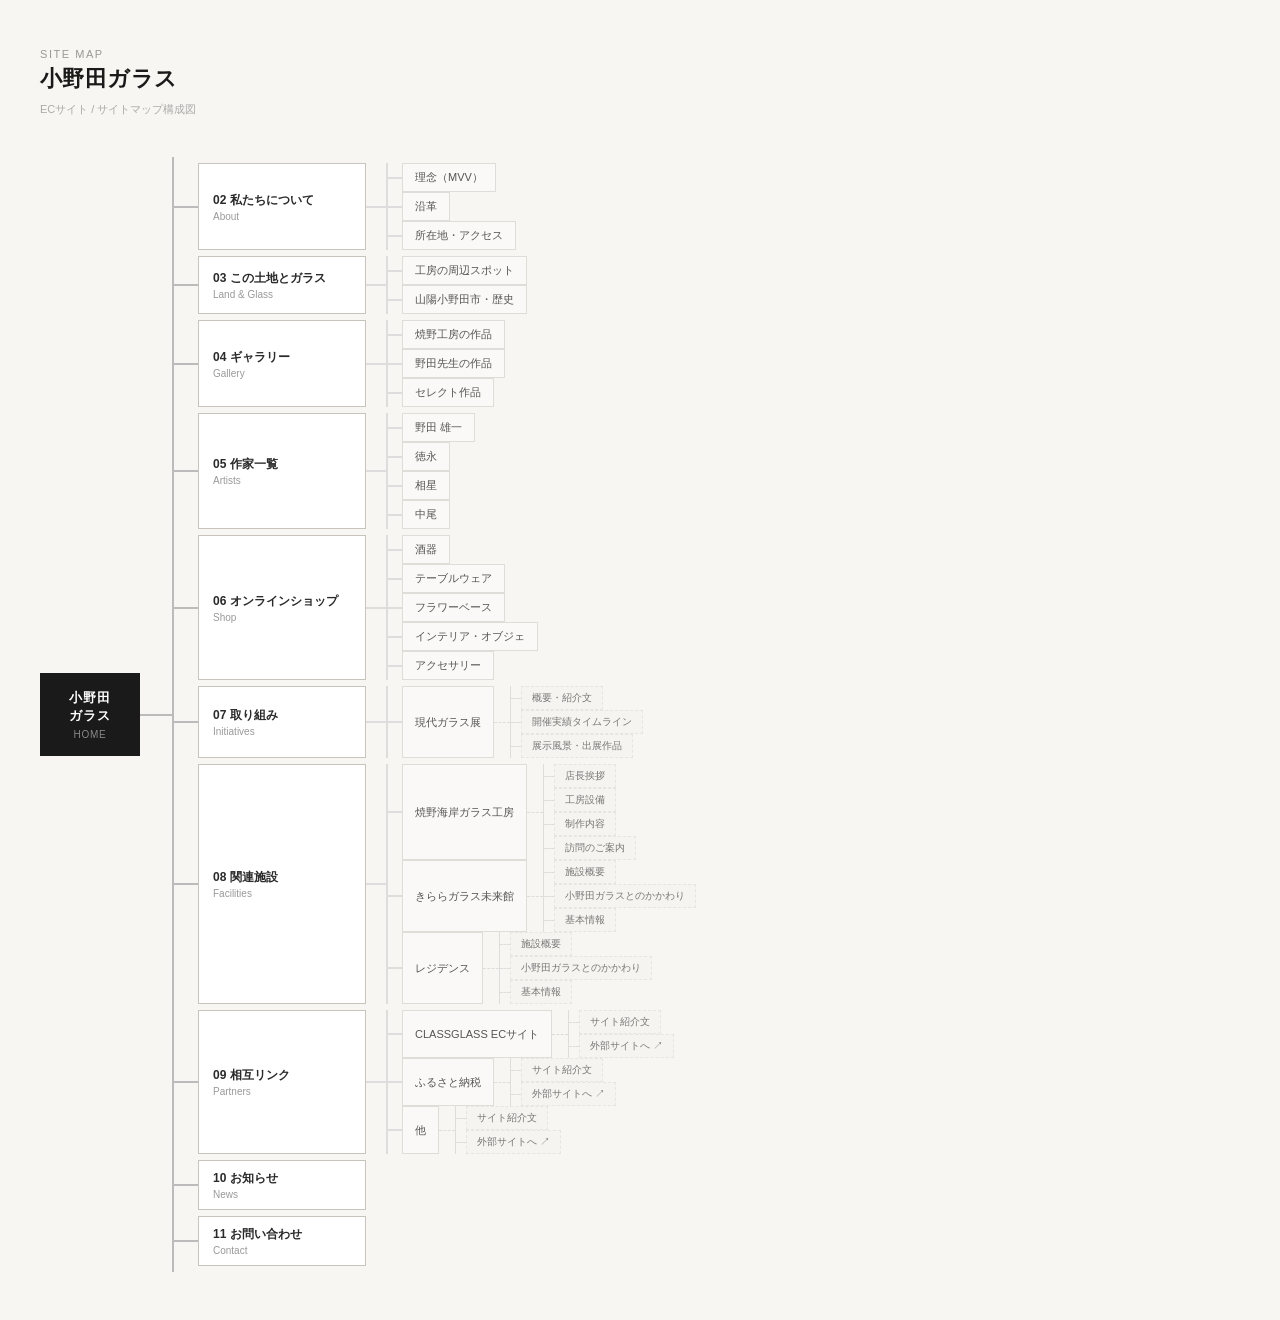
<file: sitemap.html>
<!DOCTYPE html>
<html lang="ja">
<head>
<meta charset="UTF-8">
<title>小野田ガラス — サイト構成</title>
<style>
* { box-sizing: border-box; margin: 0; padding: 0; }
body { font-family: 'Hiragino Kaku Gothic Pro', 'Noto Sans JP', sans-serif; background: #f8f6f2; color: #2a2a2a; padding: 48px 40px; }
h1 { font-size: 11px; letter-spacing: 0.14em; color: #999; font-weight: 400; margin-bottom: 8px; }
h1 span { font-size: 22px; color: #1a1a1a; font-weight: 700; display: block; margin-top: 4px; letter-spacing: 0.02em; }
.subtitle { font-size: 11px; color: #aaa; margin-bottom: 40px; }

.tree { display: flex; align-items: stretch; }

/* HOME */
.home {
  display: flex; flex-direction: column; align-items: center; justify-content: center;
  background: #1a1a1a; color: #fff;
  width: 100px; padding: 16px 10px;
  font-size: 13px; font-weight: 700; letter-spacing: 0.06em; text-align: center;
  flex-shrink: 0; align-self: center;
}
.home small { font-size: 10px; color: #888; font-weight: 400; margin-top: 4px; display: block; }

/* H connector */
.h-line { width: 32px; border-top: 2px solid #bbb; align-self: center; flex-shrink: 0; }

/* Spine + rows */
.spine-wrap { display: flex; align-items: stretch; }
.spine { width: 2px; background: #bbb; flex-shrink: 0; }
.rows { display: flex; flex-direction: column; }

/* Each page row */
.row { display: flex; align-items: center; }
.row-tick { width: 24px; border-top: 2px solid #bbb; flex-shrink: 0; }

.node {
  width: 168px; padding: 9px 14px; border: 1.5px solid #c8c4bc;
  background: #fff; font-size: 12px; font-weight: 700;
  flex-shrink: 0; align-self: stretch; display: flex; flex-direction: column; justify-content: center;
}
.node small { font-size: 10px; color: #999; font-weight: 400; margin-top: 2px; }

/* sub connector */
.sub-line { width: 20px; border-top: 2px solid #ddd; flex-shrink: 0; }

/* sub spine + items */
.sub-wrap { display: flex; align-items: stretch; }
.sub-spine { width: 2px; background: #ddd; flex-shrink: 0; }
.sub-rows { display: flex; flex-direction: column; }
.sub-row { display: flex; align-items: center; }
.sub-tick { width: 14px; border-top: 2px solid #ddd; flex-shrink: 0; }
.sub-node {
  padding: 6px 12px; border: 1px solid #e0ddd8;
  background: #faf9f7; font-size: 11px; color: #555;
  white-space: nowrap; align-self: stretch; display: flex; align-items: center;
}

/* L3 */
.l3-line { width: 16px; border-top: 1px dashed #ddd; flex-shrink: 0; }
.l3-wrap { display: flex; align-items: stretch; }
.l3-spine { width: 1px; background: #ddd; flex-shrink: 0; }
.l3-rows { display: flex; flex-direction: column; }
.l3-row { display: flex; align-items: center; }
.l3-tick { width: 10px; border-top: 1px dashed #ddd; flex-shrink: 0; }
.l3-node {
  padding: 4px 10px; border: 1px dashed #e8e5e0;
  background: #f5f4f1; font-size: 10px; color: #777;
  white-space: nowrap; align-self: stretch; display: flex; align-items: center;
}

/* spacing between rows */
.gap { height: 6px; }
</style>
</head>
<body>

<h1>SITE MAP <span>小野田ガラス</span></h1>
<p class="subtitle">ECサイト / サイトマップ構成図</p>

<div class="tree">
  <div class="home">小野田<br>ガラス<small>HOME</small></div>
  <div class="h-line"></div>

  <div class="spine-wrap">
    <div class="spine"></div>
    <div class="rows">

      <!-- 02 -->
      <div class="gap"></div>
      <div class="row">
        <div class="row-tick"></div>
        <div class="node">02 私たちについて<small>About</small></div>
        <div class="sub-line"></div>
        <div class="sub-wrap">
          <div class="sub-spine"></div>
          <div class="sub-rows">
            <div class="sub-row"><div class="sub-tick"></div><div class="sub-node">理念（MVV）</div></div>
            <div class="sub-row"><div class="sub-tick"></div><div class="sub-node">沿革</div></div>
            <div class="sub-row"><div class="sub-tick"></div><div class="sub-node">所在地・アクセス</div></div>
          </div>
        </div>
      </div>

      <!-- 03 -->
      <div class="gap"></div>
      <div class="row">
        <div class="row-tick"></div>
        <div class="node">03 この土地とガラス<small>Land &amp; Glass</small></div>
        <div class="sub-line"></div>
        <div class="sub-wrap">
          <div class="sub-spine"></div>
          <div class="sub-rows">
            <div class="sub-row"><div class="sub-tick"></div><div class="sub-node">工房の周辺スポット</div></div>
            <div class="sub-row"><div class="sub-tick"></div><div class="sub-node">山陽小野田市・歴史</div></div>
          </div>
        </div>
      </div>

      <!-- 04 -->
      <div class="gap"></div>
      <div class="row">
        <div class="row-tick"></div>
        <div class="node">04 ギャラリー<small>Gallery</small></div>
        <div class="sub-line"></div>
        <div class="sub-wrap">
          <div class="sub-spine"></div>
          <div class="sub-rows">
            <div class="sub-row"><div class="sub-tick"></div><div class="sub-node">焼野工房の作品</div></div>
            <div class="sub-row"><div class="sub-tick"></div><div class="sub-node">野田先生の作品</div></div>
            <div class="sub-row"><div class="sub-tick"></div><div class="sub-node">セレクト作品</div></div>
          </div>
        </div>
      </div>

      <!-- 05 -->
      <div class="gap"></div>
      <div class="row">
        <div class="row-tick"></div>
        <div class="node">05 作家一覧<small>Artists</small></div>
        <div class="sub-line"></div>
        <div class="sub-wrap">
          <div class="sub-spine"></div>
          <div class="sub-rows">
            <div class="sub-row"><div class="sub-tick"></div><div class="sub-node">野田 雄一</div></div>
            <div class="sub-row"><div class="sub-tick"></div><div class="sub-node">徳永</div></div>
            <div class="sub-row"><div class="sub-tick"></div><div class="sub-node">相星</div></div>
            <div class="sub-row"><div class="sub-tick"></div><div class="sub-node">中尾</div></div>
          </div>
        </div>
      </div>

      <!-- 06 -->
      <div class="gap"></div>
      <div class="row">
        <div class="row-tick"></div>
        <div class="node">06 オンラインショップ<small>Shop</small></div>
        <div class="sub-line"></div>
        <div class="sub-wrap">
          <div class="sub-spine"></div>
          <div class="sub-rows">
            <div class="sub-row"><div class="sub-tick"></div><div class="sub-node">酒器</div></div>
            <div class="sub-row"><div class="sub-tick"></div><div class="sub-node">テーブルウェア</div></div>
            <div class="sub-row"><div class="sub-tick"></div><div class="sub-node">フラワーベース</div></div>
            <div class="sub-row"><div class="sub-tick"></div><div class="sub-node">インテリア・オブジェ</div></div>
            <div class="sub-row"><div class="sub-tick"></div><div class="sub-node">アクセサリー</div></div>
          </div>
        </div>
      </div>

      <!-- 07 -->
      <div class="gap"></div>
      <div class="row">
        <div class="row-tick"></div>
        <div class="node">07 取り組み<small>Initiatives</small></div>
        <div class="sub-line"></div>
        <div class="sub-wrap">
          <div class="sub-spine"></div>
          <div class="sub-rows">
            <div class="sub-row">
              <div class="sub-tick"></div><div class="sub-node">現代ガラス展</div>
              <div class="l3-line"></div>
              <div class="l3-wrap">
                <div class="l3-spine"></div>
                <div class="l3-rows">
                  <div class="l3-row"><div class="l3-tick"></div><div class="l3-node">概要・紹介文</div></div>
                  <div class="l3-row"><div class="l3-tick"></div><div class="l3-node">開催実績タイムライン</div></div>
                  <div class="l3-row"><div class="l3-tick"></div><div class="l3-node">展示風景・出展作品</div></div>
                </div>
              </div>
            </div>
          </div>
        </div>
      </div>

      <!-- 08 -->
      <div class="gap"></div>
      <div class="row">
        <div class="row-tick"></div>
        <div class="node">08 関連施設<small>Facilities</small></div>
        <div class="sub-line"></div>
        <div class="sub-wrap">
          <div class="sub-spine"></div>
          <div class="sub-rows">
            <div class="sub-row">
              <div class="sub-tick"></div><div class="sub-node">焼野海岸ガラス工房</div>
              <div class="l3-line"></div>
              <div class="l3-wrap">
                <div class="l3-spine"></div>
                <div class="l3-rows">
                  <div class="l3-row"><div class="l3-tick"></div><div class="l3-node">店長挨拶</div></div>
                  <div class="l3-row"><div class="l3-tick"></div><div class="l3-node">工房設備</div></div>
                  <div class="l3-row"><div class="l3-tick"></div><div class="l3-node">制作内容</div></div>
                  <div class="l3-row"><div class="l3-tick"></div><div class="l3-node">訪問のご案内</div></div>
                </div>
              </div>
            </div>
            <div class="sub-row">
              <div class="sub-tick"></div><div class="sub-node">きららガラス未来館</div>
              <div class="l3-line"></div>
              <div class="l3-wrap">
                <div class="l3-spine"></div>
                <div class="l3-rows">
                  <div class="l3-row"><div class="l3-tick"></div><div class="l3-node">施設概要</div></div>
                  <div class="l3-row"><div class="l3-tick"></div><div class="l3-node">小野田ガラスとのかかわり</div></div>
                  <div class="l3-row"><div class="l3-tick"></div><div class="l3-node">基本情報</div></div>
                </div>
              </div>
            </div>
            <div class="sub-row">
              <div class="sub-tick"></div><div class="sub-node">レジデンス</div>
              <div class="l3-line"></div>
              <div class="l3-wrap">
                <div class="l3-spine"></div>
                <div class="l3-rows">
                  <div class="l3-row"><div class="l3-tick"></div><div class="l3-node">施設概要</div></div>
                  <div class="l3-row"><div class="l3-tick"></div><div class="l3-node">小野田ガラスとのかかわり</div></div>
                  <div class="l3-row"><div class="l3-tick"></div><div class="l3-node">基本情報</div></div>
                </div>
              </div>
            </div>
          </div>
        </div>
      </div>

      <!-- 09 -->
      <div class="gap"></div>
      <div class="row">
        <div class="row-tick"></div>
        <div class="node">09 相互リンク<small>Partners</small></div>
        <div class="sub-line"></div>
        <div class="sub-wrap">
          <div class="sub-spine"></div>
          <div class="sub-rows">
            <div class="sub-row">
              <div class="sub-tick"></div><div class="sub-node">CLASSGLASS ECサイト</div>
              <div class="l3-line"></div>
              <div class="l3-wrap">
                <div class="l3-spine"></div>
                <div class="l3-rows">
                  <div class="l3-row"><div class="l3-tick"></div><div class="l3-node">サイト紹介文</div></div>
                  <div class="l3-row"><div class="l3-tick"></div><div class="l3-node">外部サイトへ ↗</div></div>
                </div>
              </div>
            </div>
            <div class="sub-row">
              <div class="sub-tick"></div><div class="sub-node">ふるさと納税</div>
              <div class="l3-line"></div>
              <div class="l3-wrap">
                <div class="l3-spine"></div>
                <div class="l3-rows">
                  <div class="l3-row"><div class="l3-tick"></div><div class="l3-node">サイト紹介文</div></div>
                  <div class="l3-row"><div class="l3-tick"></div><div class="l3-node">外部サイトへ ↗</div></div>
                </div>
              </div>
            </div>
            <div class="sub-row">
              <div class="sub-tick"></div><div class="sub-node">他</div>
              <div class="l3-line"></div>
              <div class="l3-wrap">
                <div class="l3-spine"></div>
                <div class="l3-rows">
                  <div class="l3-row"><div class="l3-tick"></div><div class="l3-node">サイト紹介文</div></div>
                  <div class="l3-row"><div class="l3-tick"></div><div class="l3-node">外部サイトへ ↗</div></div>
                </div>
              </div>
            </div>
          </div>
        </div>
      </div>

      <!-- 10 -->
      <div class="gap"></div>
      <div class="row">
        <div class="row-tick"></div>
        <div class="node">10 お知らせ<small>News</small></div>
      </div>

      <!-- 11 -->
      <div class="gap"></div>
      <div class="row">
        <div class="row-tick"></div>
        <div class="node">11 お問い合わせ<small>Contact</small></div>
      </div>
      <div class="gap"></div>

    </div>
  </div>
</div>

</body>
</html>
</file>
<file: styles.css>
/* ============================================================
   Onoda Glass EC — Wireframes
   Sketchy / low-fi aesthetic
   ============================================================ */

:root {
  --paper: #ffffff;
  --paper-2: #f4f3f0;
  --ink: #15140f;
  --ink-2: #4a4641;
  --ink-3: #8a857c;
  --rule: #1a1814;
  --accent: oklch(0.62 0.13 30);   /* warm terracotta */
  --accent-2: oklch(0.7 0.08 220); /* glass blue */
  --grid: rgba(20, 18, 14, 0.06);
  --stripe: rgba(20, 18, 14, 0.05);
  /* Japanese heading: Mincho-style refined serif. Pairs with Noto Sans JP for body. */
  --jp-head: 'Shippori Mincho B1', 'Yu Mincho', 'YuMincho', 'Hiragino Mincho ProN', serif;
  --jp-body: 'Noto Sans JP', 'Hiragino Sans', 'Yu Gothic', sans-serif;
  --hand: var(--jp-head);
  --hand-en: 'Cormorant Garamond', 'Shippori Mincho B1', serif;
  --mono: 'JetBrains Mono', ui-monospace, monospace;
}

* { box-sizing: border-box; }

html, body {
  margin: 0;
  background: var(--paper);
  color: var(--ink);
  font-family: var(--jp-body);
  font-size: 19px;
  line-height: 1.6;
  font-feature-settings: "palt";
  -webkit-font-smoothing: antialiased;
}

body {
  min-height: 100vh;
}

/* === Top bar / tab nav ====================================== */
.topbar {
  position: sticky;
  top: 0;
  z-index: 50;
  background: var(--paper);
  border-bottom: 1px solid var(--rule);
  padding: 14px 28px 10px;
  display: flex;
  flex-wrap: wrap;
  align-items: flex-end;
  gap: 18px;
}

.topbar__title {
  display: flex;
  flex-direction: column;
  gap: 2px;
  margin-right: auto;
}
.topbar__title .h {
  font-family: var(--hand-en);
  font-weight: 500;
  font-size: 36px;
  letter-spacing: 0.04em;
  line-height: 1;
}
.topbar__title .sub {
  font-family: var(--mono);
  font-size: 16px;
  color: var(--ink-3);
  letter-spacing: 0.04em;
}

.tabs {
  display: flex;
  flex-wrap: wrap;
  gap: 4px;
  margin-top: 4px;
}
.tab {
  appearance: none;
  background: transparent;
  border: 1px solid var(--rule);
  border-radius: 999px;
  padding: 6px 14px;
  font-family: var(--jp-body);
  font-size: 17px;
  font-weight: 400;
  color: var(--ink);
  cursor: pointer;
  transition: transform 0.08s ease, background 0.12s ease;
}
.tab:hover { transform: translateY(-1px); background: rgba(0,0,0,0.04); }
.tab[aria-selected="true"] {
  background: var(--ink);
  color: var(--paper);
}
.tab .num {
  font-family: var(--mono);
  font-size: 14px;
  color: var(--ink-3);
  margin-right: 6px;
}
.tab[aria-selected="true"] .num { color: rgba(255,255,255,0.7); }

/* === Page container ========================================= */
.page { display: none; padding: 32px 28px 80px; }
.page[data-active="true"] { display: block; }

.page-header {
  display: flex;
  align-items: baseline;
  gap: 16px;
  margin-bottom: 6px;
  flex-wrap: wrap;
}
.page-header h1 {
  font-family: var(--jp-head);
  font-weight: 500;
  font-size: 38px;
  margin: 0;
  letter-spacing: 0.04em;
}
.page-header .crumb {
  font-family: var(--mono);
  font-size: 16px;
  color: var(--ink-3);
}
.page-header .desc {
  margin-top: 4px;
  flex-basis: 100%;
  font-size: 18px;
  color: var(--ink-2);
  max-width: 70ch;
}

/* === Variation grid (Top page) ============================== */
.variations {
  display: grid;
  grid-template-columns: repeat(3, 1fr);
  gap: 28px;
  margin-top: 28px;
}
@media (max-width: 1280px) {
  .variations { grid-template-columns: 1fr; }
}

.variation {
  border: 1px solid var(--rule);
  background: var(--paper);
  position: relative;
  padding: 0;
  overflow: hidden;
}
.variation__tag {
  position: absolute;
  top: -1.5px;
  left: -1.5px;
  background: var(--ink);
  color: var(--paper);
  padding: 4px 12px 5px;
  font-family: var(--mono);
  font-size: 14px;
  letter-spacing: 0.08em;
  z-index: 2;
}
.variation__title {
  padding: 14px 18px 8px 70px;
  font-family: var(--jp-head);
  font-weight: 500;
  font-size: 20px;
  letter-spacing: 0.04em;
  border-bottom: 1px dashed var(--rule);
}
.variation__title em {
  font-family: var(--hand-en);
  font-style: italic;
  font-weight: 500;
  color: var(--accent);
  margin-right: 6px;
}
.variation__body { padding: 0; }

/* === Wire elements ========================================== */
/* image placeholder */
.ph {
  background:
    repeating-linear-gradient(135deg, transparent 0 8px, var(--stripe) 8px 9px);
  border: 1.5px dashed var(--rule);
  position: relative;
  display: flex;
  align-items: center;
  justify-content: center;
  color: var(--ink-2);
  font-family: var(--mono);
  font-size: 16px;
  letter-spacing: 0.04em;
  text-align: center;
  padding: 8px;
  min-height: 80px;
}
.ph::before, .ph::after {
  content: "";
  position: absolute;
  inset: 0;
  pointer-events: none;
  border: 1.5px dashed var(--rule);
  opacity: 0;
}
.ph--solid {
  background:
    repeating-linear-gradient(135deg, transparent 0 8px, var(--stripe) 8px 9px),
    var(--paper-2);
}
.ph--circle { border-radius: 50%; aspect-ratio: 1; }
.ph.has-img { background-image: var(--ph-img); background-size: cover; background-position: center; border-style: solid; border-color: rgba(0,0,0,0.08); overflow: hidden; }
.ph.has-img .lbl { display: none; }
.ph.has-img::before, .ph.has-img::after { display: none; }
.ph .lbl {
  background: var(--paper);
  padding: 3px 8px;
  border: 1px solid var(--rule);
  white-space: pre-line;
}

/* text line placeholders */
.line {
  height: 8px;
  background: var(--ink);
  border-radius: 999px;
  margin: 6px 0;
  opacity: 0.85;
}
.line.thin { height: 4px; opacity: 0.6; }
.line.short { width: 40%; }
.line.med { width: 65%; }
.line.long { width: 88%; }
.lines > * + * { margin-top: 4px; }

/* annotation arrow callouts */
.note {
  font-family: var(--hand-en);
  font-size: 19px;
  color: var(--accent);
  display: inline-flex;
  align-items: center;
  gap: 4px;
}
.note::before { content: "↳"; }

/* sticky right-rail annotations */
.annot {
  position: absolute;
  font-family: var(--hand-en);
  font-size: 18px;
  color: var(--accent);
  line-height: 1.2;
  pointer-events: none;
  max-width: 140px;
}
.annot::before {
  content: "";
  display: inline-block;
  width: 18px;
  height: 1.5px;
  background: var(--accent);
  vertical-align: middle;
  margin-right: 4px;
}

/* === Wire layout primitives ================================= */
.wire-nav {
  display: flex;
  justify-content: space-between;
  align-items: center;
  padding: 14px 18px;
  border-bottom: 1px dashed var(--rule);
  font-family: var(--hand-en);
  font-size: 19px;
  background: rgba(255,255,255,0.4);
}
.wire-nav .brand {
  font-family: var(--jp-head);
  font-weight: 500;
  font-size: 25px;
  letter-spacing: 0.08em;
  display: flex;
  align-items: center;
  gap: 8px;
}
.wire-nav .brand img {
  height: 32px;
  width: auto;
  object-fit: contain;
}
.wire-nav ul {
  display: flex;
  gap: 14px;
  list-style: none;
  margin: 0;
  padding: 0;
  font-size: 17px;
  color: var(--ink-2);
}

.wire-hero {
  position: relative;
  padding: 0;
  border-bottom: 1.5px solid var(--rule);
}
.wire-hero .ph { min-height: 220px; border-left: none; border-right: none; border-top: none; }
.wire-hero .overlay {
  position: absolute;
  left: 22px;
  bottom: 18px;
  color: var(--ink);
  background: rgba(243,238,226,0.85);
  padding: 8px 12px;
  border: 1px solid var(--rule);
  font-family: var(--hand);
  font-size: 18px;
}
.wire-hero .overlay .en {
  display: block;
  font-family: var(--hand-en);
  font-size: 16px;
  color: var(--ink-3);
}

.wire-section {
  padding: 22px 18px;
  border-bottom: 1px dashed var(--rule);
  position: relative;
}
.wire-section h3 {
  font-family: var(--hand-en);
  font-weight: 500;
  font-size: 25px;
  margin: 0 0 8px;
  color: var(--ink);
  border-bottom: 1px solid var(--rule);
  padding-bottom: 6px;
  letter-spacing: 0.02em;
}
.wire-section h3 .jp {
  font-family: var(--jp-head);
  font-size: 17px;
  color: var(--ink-3);
  margin-left: 10px;
  letter-spacing: 0.05em;
}

.wire-grid-2 { display: grid; grid-template-columns: 1fr 1fr; gap: 14px; }
.wire-grid-3 { display: grid; grid-template-columns: repeat(3, 1fr); gap: 12px; }
.wire-grid-4 { display: grid; grid-template-columns: repeat(4, 1fr); gap: 10px; }

.wire-card {
  border: 1px solid var(--rule);
  padding: 8px;
  background: var(--paper);
}
.wire-card .ph { min-height: 90px; margin-bottom: 6px; }
.wire-card .meta {
  font-family: var(--mono);
  font-size: 12px;
  color: var(--ink-3);
  letter-spacing: 0.03em;
}
.wire-card .ttl {
  font-family: var(--hand);
  font-size: 17px;
  margin-top: 2px;
}

.see-more {
  font-family: var(--hand-en);
  font-size: 18px;
  border-top: 1px solid var(--rule);
  border-bottom: 1px solid var(--rule);
  padding: 6px 0;
  margin: 14px auto 0;
  width: 60%;
  text-align: center;
  color: var(--ink-2);
}

.wire-footer {
  padding: 14px 18px;
  font-family: var(--mono);
  font-size: 14px;
  color: var(--ink-3);
  display: flex;
  justify-content: space-between;
  border-top: 1px dashed var(--rule);
}

/* === News list =============================================== */
.news-row {
  display: grid;
  grid-template-columns: 90px 1fr auto;
  align-items: center;
  gap: 14px;
  padding: 10px 0;
  border-bottom: 1px dashed var(--rule);
  font-size: 17px;
}
.news-row .date {
  font-family: var(--mono);
  font-size: 16px;
  color: var(--ink-3);
}
.news-row .cat {
  font-family: var(--mono);
  font-size: 12px;
  padding: 2px 6px;
  border: 1px solid var(--rule);
  color: var(--ink-2);
}

/* === Single-page layout (full-width wireframes) ============= */
.fullwire {
  border: 1px solid var(--rule);
  background: var(--paper);
  max-width: 1180px;
  margin: 24px auto 0;
  position: relative;
}
.fullwire .variation__tag { font-size: 16px; }
.fullwire .wire-nav { padding: 18px 28px; }
.fullwire .wire-hero .ph { min-height: 320px; }
.fullwire .wire-section { padding: 32px 36px; }
.fullwire .wire-footer { padding: 22px 36px; }

/* side annotations rail for full wires */
.fullwire-wrap {
  display: grid;
  grid-template-columns: 1fr 220px;
  gap: 24px;
  max-width: 1450px;
  margin: 24px auto 0;
  align-items: start;
}
@media (max-width: 1280px) {
  .fullwire-wrap { grid-template-columns: 1fr; }
}
.fullwire-wrap .fullwire { margin: 0; max-width: none; }
.rail {
  font-family: var(--mono);
  font-size: 16px;
  color: var(--ink-2);
  line-height: 1.55;
  padding-top: 40px;
}
.rail h4 {
  font-family: var(--hand-en);
  color: var(--accent);
  margin: 0 0 6px;
  font-size: 22px;
  font-weight: 400;
}
.rail ul { padding-left: 16px; margin: 0 0 18px; }
.rail li { margin-bottom: 4px; }

/* === Tweaks panel =========================================== */
.tweaks {
  position: fixed;
  right: 18px;
  bottom: 18px;
  z-index: 80;
  background: var(--paper);
  border: 1.5px solid var(--rule);
  padding: 12px 14px;
  font-family: var(--mono);
  font-size: 16px;
  display: none;
  flex-direction: column;
  gap: 10px;
  min-width: 200px;
  box-shadow: 4px 4px 0 rgba(0,0,0,0.08);
}
.tweaks.open { display: flex; }
.tweaks h5 {
  margin: 0 0 4px;
  font-family: var(--hand-en);
  font-size: 22px;
  font-weight: 400;
  border-bottom: 1px solid var(--rule);
  padding-bottom: 4px;
}
.tweaks label {
  display: flex;
  align-items: center;
  justify-content: space-between;
  gap: 8px;
}
.tweaks input[type=range] { width: 100px; }
.tweaks .swatches { display: flex; gap: 6px; }
.tweaks .swatch {
  width: 22px; height: 22px;
  border: 1.5px solid var(--rule);
  border-radius: 50%;
  cursor: pointer;
}
.tweaks .swatch[aria-selected="true"] { outline: 2px solid var(--ink); outline-offset: 2px; }

/* sketchy mode rotations */
body[data-sketch="2"] .variation,
body[data-sketch="2"] .fullwire {
  transform: rotate(-0.15deg);
}
body[data-sketch="2"] .wire-card { transform: rotate(0.2deg); }
body[data-sketch="2"] .wire-card:nth-child(2n) { transform: rotate(-0.3deg); }
body[data-sketch="2"] .ph { border-radius: 2px; }

body[data-sketch="0"] .variation,
body[data-sketch="0"] .fullwire,
body[data-sketch="0"] .wire-card {
  transform: none !important;
}

/* No-accent mode */
body[data-accent="off"] {
  --accent: var(--ink);
  --accent-2: var(--ink-2);
}
body[data-accent="off"] .variation__title em,
body[data-accent="off"] .note,
body[data-accent="off"] .annot,
body[data-accent="off"] .rail h4 {
  color: var(--ink);
}
body[data-accent="off"] .annot::before { background: var(--ink); }
</file>
